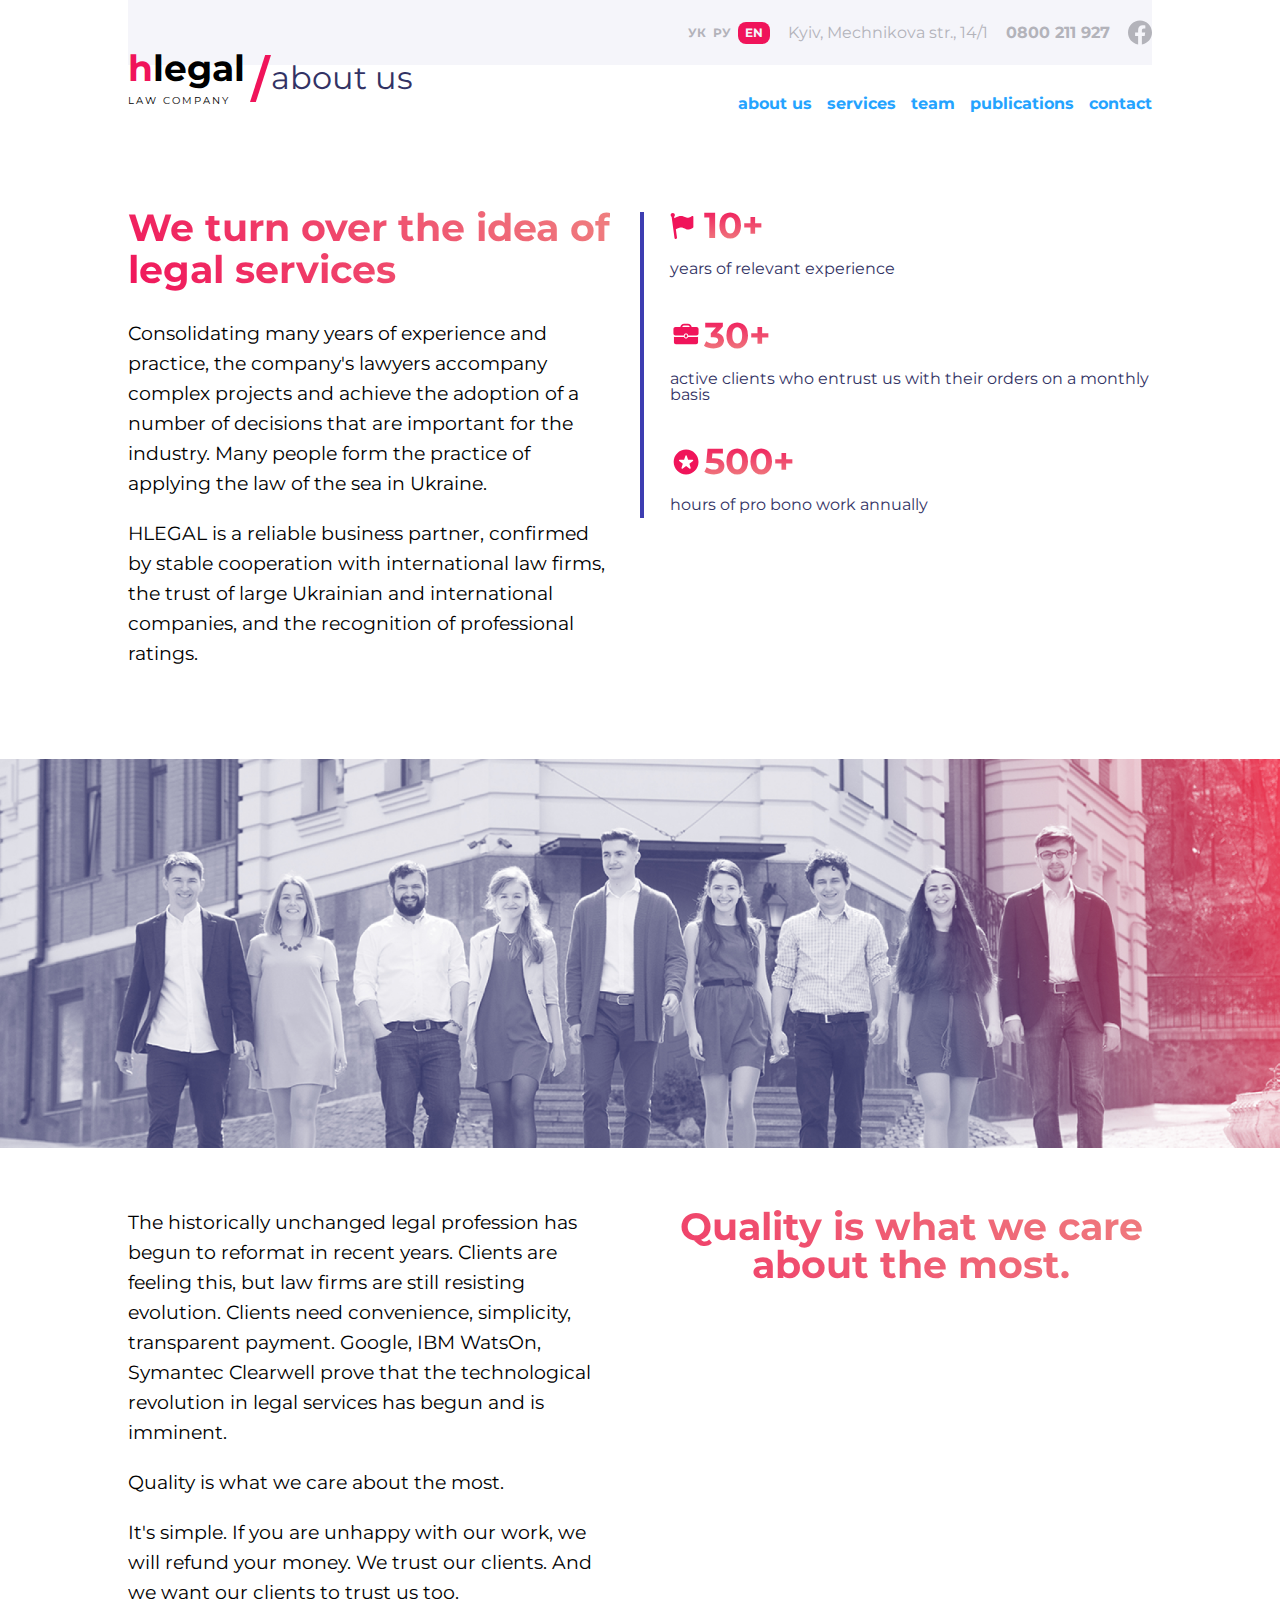
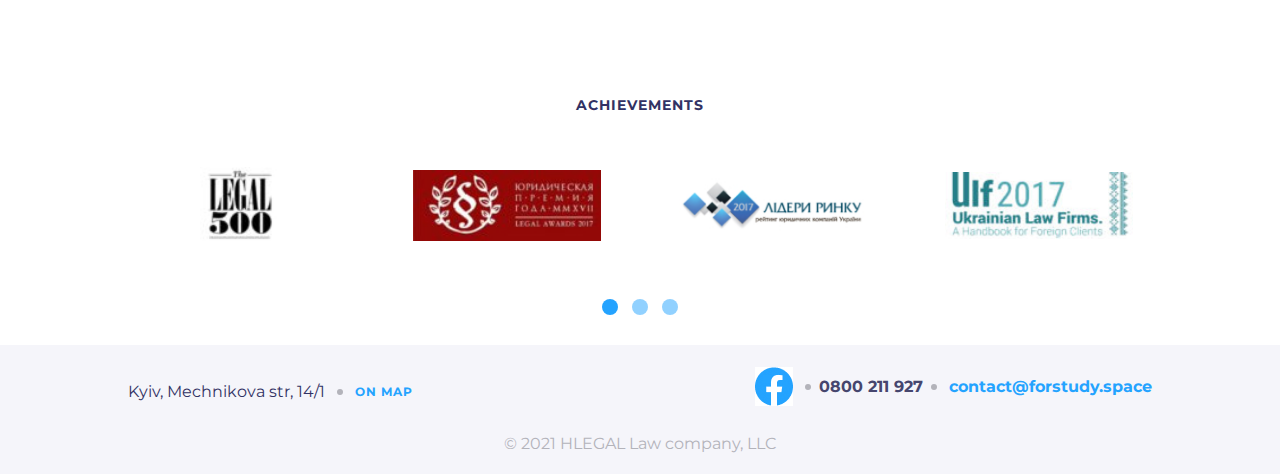
<file: index.html>
<!DOCTYPE html>
<html lang="en">
  <head>
    <meta charset="UTF-8" />
    <meta name="viewport" content="width=device-width, initial-scale=1.0" />
    <link rel="shortcut icon" href="favicon.ico" type="image/x-icon">
    <link href="https://fonts.googleapis.com/css?family=Montserrat:regular,700;" rel="stylesheet" />
    <link rel="stylesheet" href="./css/nullstyle.css" />
    <link rel="stylesheet" href="./css/main.css" />
    <title>About us</title>
  </head>
  <body>
   <div class="wrapper">
    <header class="header">
      <div class="container">
        <div class="nav">
          <div class="nav__row">
            <div class="nav__lang">
              <ul>
                <li>УК</li>
                <li>РУ</li>
                <li class="nav__lang-en">EN</li>
              </ul>
            </div>
            <div class="nav__adress">
              Kyiv, Mechnikova str., 14/1
            </div>
            <div class="nav__tel">
              <a href="#" type="tel" class="nav__number">0800 211 927</a>
            </div>
            <div class="nav__facebook">
              <img src="/img/Vector.svg" alt="facebook"> 
            </div>
          </div>
        </div>
      </div>
    </header>
    <main class="main">
      <section class="about">
        <div class="container">
          <div class="about__row">
            <div class="about__body">
              <div class="about__brand">
                <div class="about__title">hlegal</div>
                <div class="about__law">
                  law company
                </div>
              </div>
              <div class="about__about">
                <img src="/img/Slash.svg" alt="">
                about us
              </div>
            </div>
            <div class="about__menu">
              <ul>
                <li><a class="about__link-about" href="/index.html">about us</a></li>
                <li><a class="about__link-services" href="/pages/service.html">services</a></li>
                <li><a class="about__link-team" href="/pages/team.html">team</a></li>
                <li><a class="about__link-publications" href="/pages/publications.html">publications</a></li>
                <li><a class="about__link-contact" href="/pages/contact.html">contact</a></li>
              </ul>
            </div>
          </div>
        </div>
      </section>
      <section class="services">
        <div class="container">
          <div class="services__row">
            <div class="services__discription">
              <div class="services__title">We turn over the idea of legal services</div>
              <div class="services__text">
                <p>Consolidating many years of experience and practice, the company's lawyers accompany complex projects and achieve the adoption of a number of decisions that are important for the industry. Many people form the practice of applying the law of the sea in Ukraine.</p>
                <p>HLEGAL is a reliable business partner, confirmed by stable cooperation with international law firms, the trust of large Ukrainian and international companies, and the recognition of professional ratings.</p>
              </div>
            </div>
            <div class="services__expereance">
              <div class="services__years">
                <div class="services__years__amount amount">
                  10+
                </div>
                <div class="services__years__text text">years of relevant experience</div>
              </div>
              <div class="services__clients">
                <div class="services__clients__amount amount">30+</div>
                <div class="services__clients__text text">
                  active clients who entrust us with their orders on a monthly basis
                </div>
              </div>
              <div class="services__hours">
                <div class="services__hours__amount amount">
                  500+
                </div>
                <div class="services__hours__text text">
                  hours of pro bono work annually
                </div>
              </div>
            </div>
          </div>
        </div>
      </section>
      <section class="hero">
        <div class="hero__img">
          <img src="/img/Team.jpg" alt="">
        </div>
      </section>
      <section class="quality">
        <div class="container">
          <div class="quality__row">
            <div class="quality__text">
              <p>The historically unchanged legal profession has begun to reformat in recent years. Clients are feeling this, but law firms are still resisting evolution. Clients need convenience, simplicity, transparent payment. Google, IBM WatsOn, Symantec Clearwell prove that the technological revolution in legal services has begun and is imminent.</p>
              <p>Quality is what we care about the most.</p>
              <p>It's simple. If you are unhappy with our work, we will refund your money. We trust our clients. And we want our clients to trust us too.</p>
            </div>
            <div class="quality__title">Quality is what we care about the most.</div>
          </div>
        </div>
      </section>
      <section class="achievements">
        <div class="container">
          <div class="achievements__row">
            <div class="achievements__title">
              <h3>achievements</h3>
            </div>
            <div class="achievements__images">
               <div class="achievements__images__row">
                <div class="achievements__img one">
                  <img src="/img/Achievment-1.jpg" alt="">
                </div>
                <div class="achievements__img">
                  <img src="/img/Achievment-2.jpg" alt="">
                </div>
                <div class="achievements__img">
                  <img src="/img/Achievment-3.jpg" alt="">
                </div>
                <div class="achievements__img">
                  <img src="/img/Achievment-4.jpg" alt="">
                </div>
               </div>
            </div>
            <div class="achievements__list">
              <ul>
                <li></li>
                <li></li>
                <li></li>
                <li class="achievements__circle"></li>
                <li class="achievements__circle"></li>
                <li class="achievements__circle"></li>
              </ul>
            </div>
          </div>
        </div>
      </section>
    </main>
    <footer class="footer">
      <div class="container">
        <div class="footer__row">
          <div class="footer__body">
            <div class="footer__adress">
              <div class="footer__street">
                Kyiv, Mechnikova str, 14/1
              </div>
              <div class="footer__map">
                <a href="#">On map</a>
              </div>
            </div>
            <div class="footer__contacts">
              <div class="footer__img">
                <img src="/img/Vector.jpg" alt="">
              </div>
              <div class="footer__tel">
                <a href="#" type="tel">0800 211 927</a>
              </div>
              <div class="footer__email">
                <a href="#">contact@forstudy.space</a>
              </div>
            </div>
          </div>
          <div class="footer__text">
            © 2021 HLEGAL Law company, LLC 
          </div>
        </div>
      </div>
    </footer>
   </div> 
  </body>
</html>
</file>
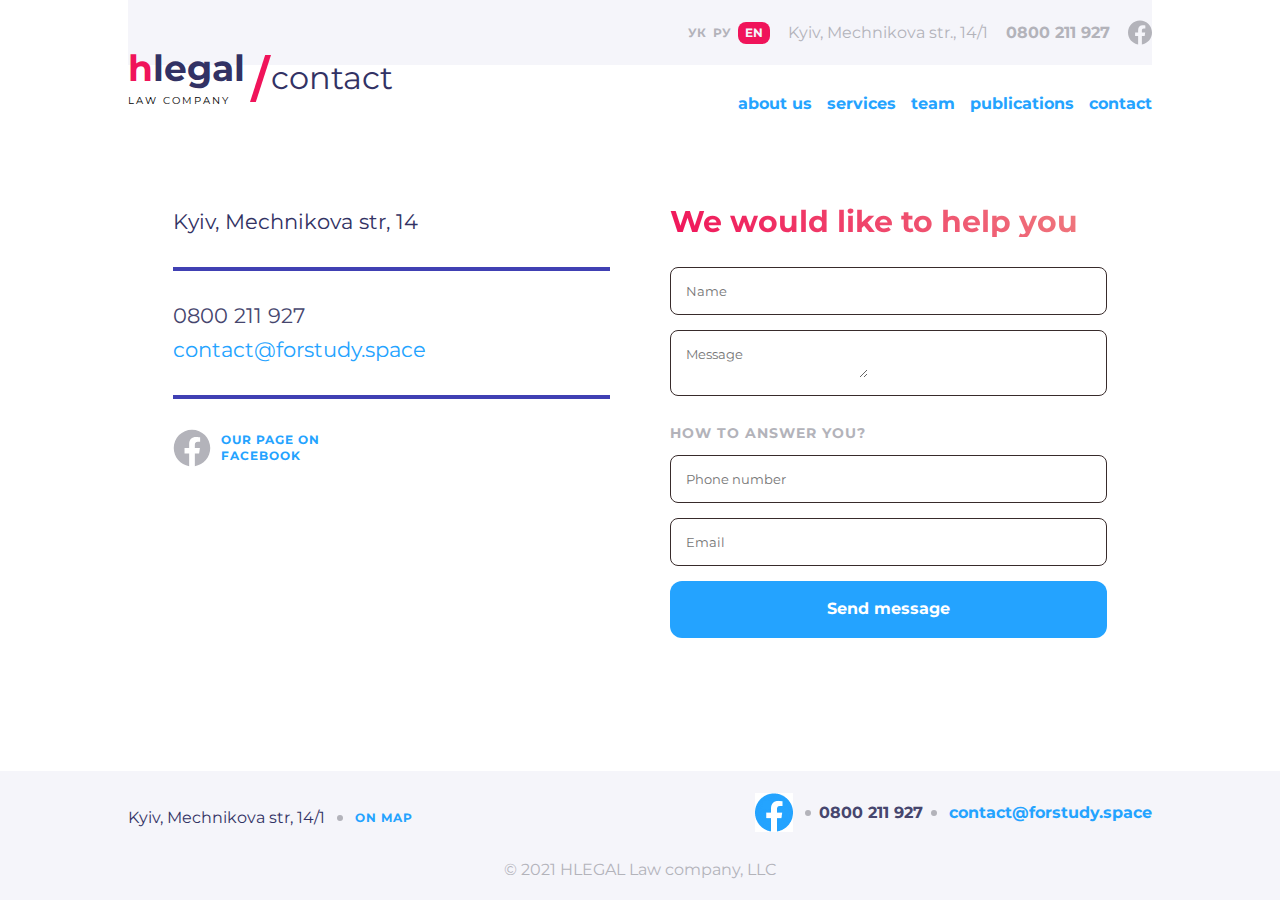
<file: pages/contact.html>
<!DOCTYPE html>
<html lang="en">
  <head>
    <meta charset="UTF-8" />
    <meta name="viewport" content="width=device-width, initial-scale=1.0" />
    <link href="https://fonts.googleapis.com/css?family=Montserrat:regular,700;" rel="stylesheet" />
    <link rel="stylesheet" href="../css/nullstyle.css" />
    <link rel="stylesheet" href="../css/main.css" />
    <title>Contact</title>
  </head>
  <body>
    <div class="wrapper">
      <header class="header">
        <div class="container">
          <div class="nav">
            <div class="nav__row">
              <div class="nav__lang">
                <ul>
                  <li>УК</li>
                  <li>РУ</li>
                  <li class="nav__lang-en">EN</li>
                </ul>
              </div>
              <div class="nav__adress">
                Kyiv, Mechnikova str., 14/1
              </div>
              <div class="nav__tel">
                <a href="#" type="tel" class="nav__number">0800 211 927</a>
              </div>
              <div class="nav__facebook">
                <img src="/img/Vector.svg" alt="facebook"> 
              </div>
            </div>
          </div>
        </div> 
      </header>
      <main class="main">
        <section class="about">
          <div class="container">
            <div class="about__row">
              <div class="about__body">
                <div class="about__brand">
                  <div class="about__title "><a style="color:#323264" href="/pages/entry.html">hlegal</a></div>
                  <div class="about__law">
                    law company
                  </div>
                </div>
                <div class="about__about">
                  <img src="/img/Slash.svg" alt="">
                  contact
                </div>
              </div>
              <div class="about__menu">
                <ul>
                  <li><a class="about__link-about" href="../index.html">about us</a></li>
                  <li><a class="about__link-services" href="/pages/service.html">services</a></li>
                  <li><a class="about__link-team" href="/pages/team.html">team</a></li>
                  <li><a class="about__link-publications" href="/pages/publications.html">publications</a></li>
                  <li><a class="about__link-contact" href="/pages/contact.html">contact</a></li>
                </ul>
              </div>
            </div>
          </div>
        </section>
        <section class="contact container">
            <div class="contact__row">
              <div class="contact__adress">
                Kyiv, Mechnikova str, 14
              </div>
              <div class="contact__tel">
                <a href="#">0800 211 927</a>
              </div>
              <div class="contact__email">
                <a href="#">contact@forstudy.space</a>
              </div>
              <div class="contact__facebook">
                <div class="contact__facebook-logo">
                  <img src="/img/Vector.svg" alt="">
                </div>
                <div class="contact__facebook-page">
                  Our page on facebook
                </div>
              </div>
            </div>
            <form action="#" method="get" class="contact__form">
              <div class="contact__message">
              <contact class="title">We would like to help you</contact>
              </div>
              <div class="contact__form-name">
                <input type="text" name="text" placeholder="Name">
              </div>
              <div class="contact__form-message">
                <textarea name="message" id="message" placeholder="Message"></textarea>
              </div>
              <div class="contact__register">
              <div class="contact__title-answer">
                How to answer you?
              </div>
            
            <div class="contact__phone">
              <input type="tel" name="tel" placeholder="Phone number">
            </div>
            <div class="contact__mail">
              <input type="email" name="email" placeholder="Email">
            </div>
            <button class="contact__cta" type="submit">Send message</button>
            </div>
            </form>
        </section>
      </main>
      <footer class="footer">
      <div class="container">
        <div class="footer__row">
          <div class="footer__body">
            <div class="footer__adress">
              <div class="footer__street">
                Kyiv, Mechnikova str, 14/1
              </div>
              <div class="footer__map">
                <a href="#">On map</a>
              </div>
            </div>
            <div class="footer__contacts">
              <div class="footer__img">
                <img src="/img/Vector.jpg" alt="">
              </div>
              <div class="footer__tel">
                <a href="#" type="tel">0800 211 927</a>
              </div>
              <div class="footer__email">
                <a href="#">contact@forstudy.space</a>
              </div>
            </div>
          </div>
          <div class="footer__text">
            © 2021 HLEGAL Law company, LLC 
          </div>
        </div>
      </div>
    </footer>
    </div>
  <body>
</html>
</file>
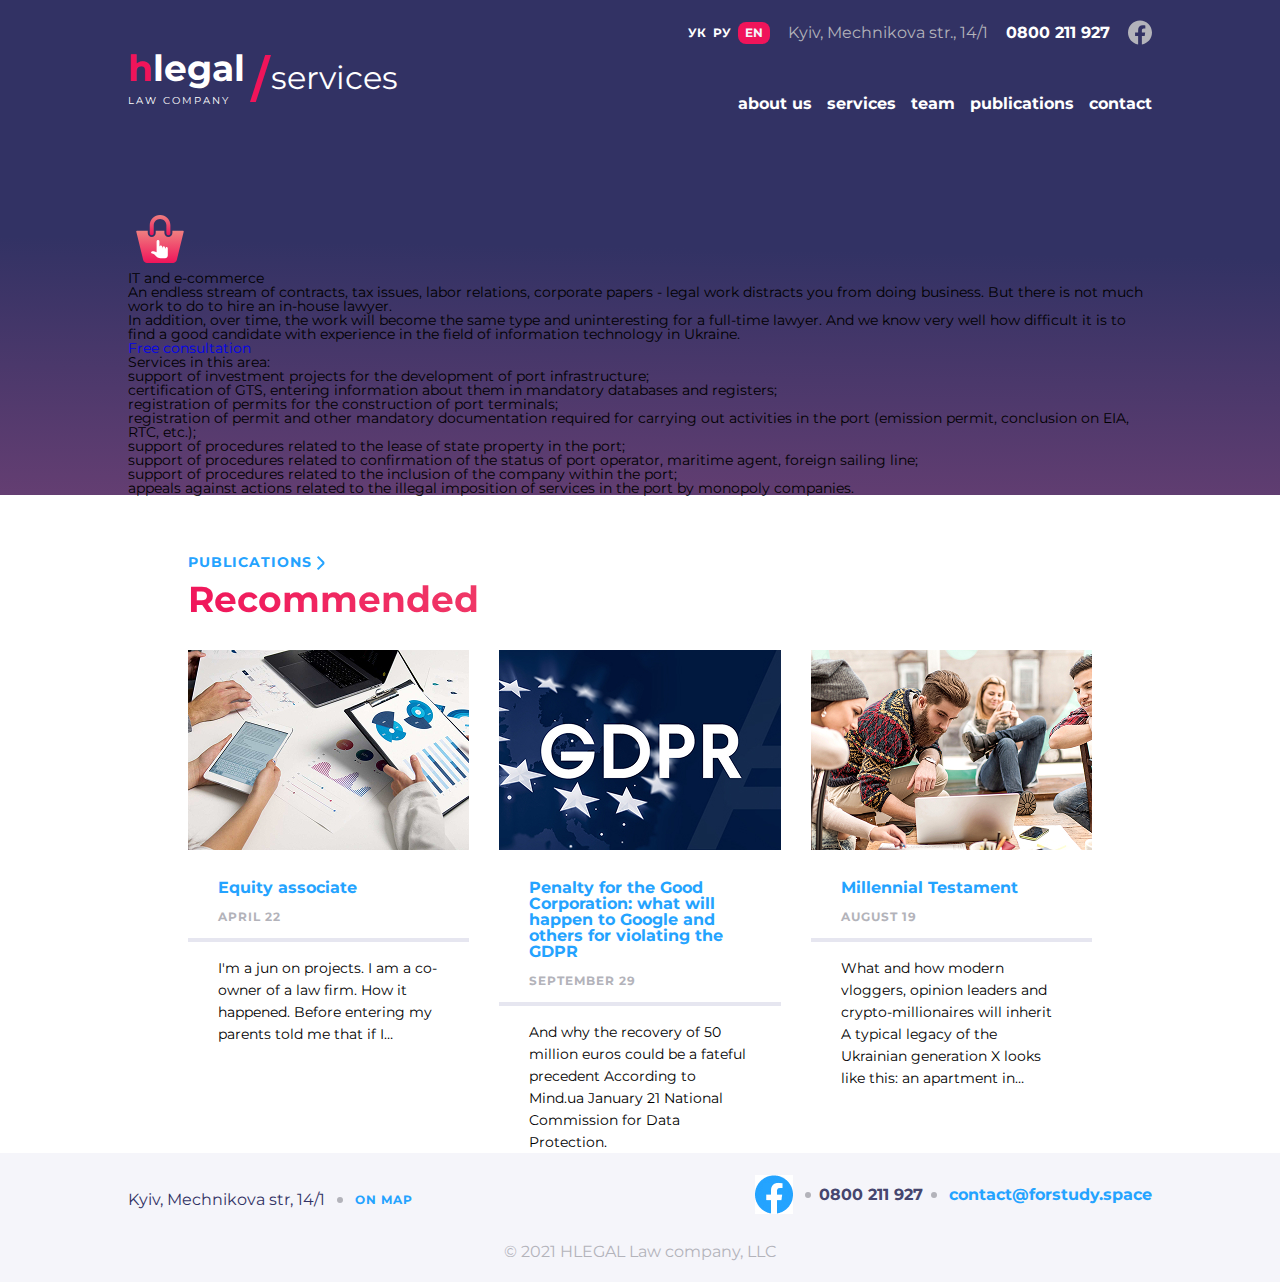
<file: pages/e-commerce.html>
<!DOCTYPE html>
<html lang="en">
  <head>
    <meta charset="UTF-8" />
    <meta name="viewport" content="width=device-width, initial-scale=1.0" />
    <link href="https://fonts.googleapis.com/css?family=Montserrat:regular,700;" rel="stylesheet" />
    <link rel="stylesheet" href="../css/nullstyle.css" />
    <link rel="stylesheet" href="../css/main.css" />
    <title>Team</title>
</head>
  <body>
    <div class="wrapper ">
      <div class="gradient">
      <header class="header">
        <div class="nav nav-styled">
          <div class="container">
            <div class="nav__row"  >
              <div class="nav__lang">
                <ul style="color: white;">
                  <li>УК</li>
                  <li>РУ</li>
                  <li class="nav__lang-en">EN</li>
                </ul>
              </div>
              <div class="nav__adress">
                Kyiv, Mechnikova str., 14/1
              </div>
              <div class="nav__tel" >
                <a style="color: white;" href="#" type="tel" class="nav__number">0800 211 927</a>
              </div>
              <div class="nav__facebook">
                <img src="/img/Vector.svg" alt="facebook"> 
              </div>
            </div>
          </div>
        </div>
      </header>
      <main class="main">
        <section class="about">
          <div class="container">
            <div class="about__row">
              <div class="about__body">
                <div class="about__brand">
                  <div class="about__title " ><a href="/pages/entry.html" style="color: white;">hlegal</a></div>
                  <div class="about__law" style="color: white;">
                    law company
                  </div>
                </div>
                <div style="color: white;" class="about__about">
                  <img src="/img/Slash.svg" alt="">
                  services
                </div>
              </div>
              <div class="about__menu">
                <ul >
                  <li><a  class="about__link-about link-hover " href="../index.html">about us</a></li>
                  <li><a class="about__link-services link-hover" href="/pages/service.html">services</a></li>
                  <li><a class="about__link-team link-hover" href="/pages/team.html">team</a></li>
                  <li><a class="about__link-publications link-hover" href="/pages/publications.html">publications</a></li>
                  <li><a class="about__link-contact link-hover" href="/pages/contact.html">contact</a></li>
                </ul>
              </div>
            </div>
          </div>
        </section>
        <section class="commerce">
          <div class="container">
            <div class="commerce__row">
              <div class="commerce__it it">
                <a href="#" class="it__logo">
                  <img src="/img/Ecommerce.svg" alt="">
                </a>
                <div class="it__title">
                  IT and e-commerce
                </div>
                <div class="it__text">
                  <p>An endless stream of contracts, tax issues, labor relations, corporate papers - legal work distracts you from doing business. But there is not much work to do to hire an in-house lawyer.
                  </p>
                  <p>In addition, over time, the work will become the same type and uninteresting for a full-time lawyer. And we know very well how difficult it is to find a good candidate with experience in the field of information technology in Ukraine.</p>
                </div>
                <div class="it__btn">
                  <a href="#" class="it__cta">Free consultation</a>
                </div>
                <div class="it__line"></div>
              </div>
              <div class="commerce__services-area services-area">
                <div class="services-area__title">Services in this area:</div>
                <div class="services-area__list">
                  <ul class="services-area__list-1part">
                    <li>support of investment projects for the development of port infrastructure;</li>
                    <li>certification of GTS, entering information about them in mandatory databases and registers;</li>
                    <li>registration of permits for the construction of port terminals;</li>
                    <li>registration of permit and other mandatory documentation required for carrying out activities in the port (emission permit, conclusion on EIA, RTC, etc.);</li>
                  </ul>
                  <ul class="services-area__list-2part">
                    <li>support of procedures related to the lease of state property in the port;</li>
                    <li>support of procedures related to confirmation of the status of port operator, maritime agent, foreign sailing line;</li>
                    <li>support of procedures related to the inclusion of the company within the port;</li>
                    <li>appeals against actions related to the illegal imposition of services in the port by monopoly companies.</li>
                  </ul>
                </div>
              </div>
            </div>
          </div>
        </section>
      </main>
      </div>
      
      <div class="shadow" style="margin-bottom: 60px;"></div>
      <section class="recommended container">
          <div class="recommended__title">
            <div class="recommended__publications">
              <a href="/pages/publications.html" style="color: #24A3FF;">
                publications
              </a>
            </div>
          </div>
          <div class="recommended__recommended">
            recommended
          </div>
          <div class="recommended__row" >
            <div class="recommended__card publications__card">
              <div class="recommended__image publications__image">
                <img src="/img/Cover.jpg" alt="">
              </div>
              <div class="recommended__title publications__title">
                Equity associate
              </div>
              <div class="recommended__date publications__date">
                April 22
              </div>
              <div class="recommended__line publications__line"></div>
              <div class="recommended__text publications__text">I'm a jun on projects. I am a co-owner of a law firm. How it happened. Before entering my parents told me that if I…</div>
            </div>
          
            <div class="recommended__card publications__card ">
              <div class="recommended__image publications__image ">
                <a href="/pages/gdrp.html">
                  <img src="/img/Cover1.jpg" alt="">
                </a>
              </div>
              <div class="recommended__title publications__title">
                Penalty for the Good Corporation: what will happen to Google and others for violating the GDPR
              </div>
              <div class="recommended__date publications__date">
                September 29
              </div>
              <div class="recommended__line publications__line"></div>
              <div class="recommended__text publications__text">And why the recovery of 50 million euros could be a fateful precedent According to Mind.ua January 21 National Commission for Data Protection.</div>
            </div>
            <div class="recommended__card publications__card recommended__card-big">
              <div class="recommended__image publications__image recommended__image-big">
                <img src="/img/Cover2.jpg" alt="">
              </div>
              <div class="recommended__title publications__title">
                Millennial Testament
              </div>
              <div class="recommended__date publications__date">
                August 19
              </div>
              <div class="recommended__line publications__line"></div>
              <div class="recommended__text publications__text">What and how modern vloggers, opinion leaders and crypto-millionaires will inherit A typical legacy of the Ukrainian generation X looks like this: an apartment in…</div>
            </div>
          </div>
        </section>
      <footer class="footer">
        <div class="container">
          <div class="footer__row">
            <div class="footer__body">
              <div class="footer__adress">
                <div class="footer__street">
                  Kyiv, Mechnikova str, 14/1
                </div>
                <div class="footer__map">
                  <a href="#">On map</a>
                </div>
              </div>
              <div class="footer__contacts">
                <div class="footer__img">
                  <img src="/img/Vector.jpg" alt="">
                </div>
                <div class="footer__tel">
                  <a href="#" type="tel">0800 211 927</a>
                </div>
                <div class="footer__email">
                  <a href="#">contact@forstudy.space</a>
                </div>
              </div>
            </div>
            <div class="footer__text">
              © 2021 HLEGAL Law company, LLC 
            </div>
          </div>
        </div>
      </footer>
    </div> 
  </body>
</html>
</file>
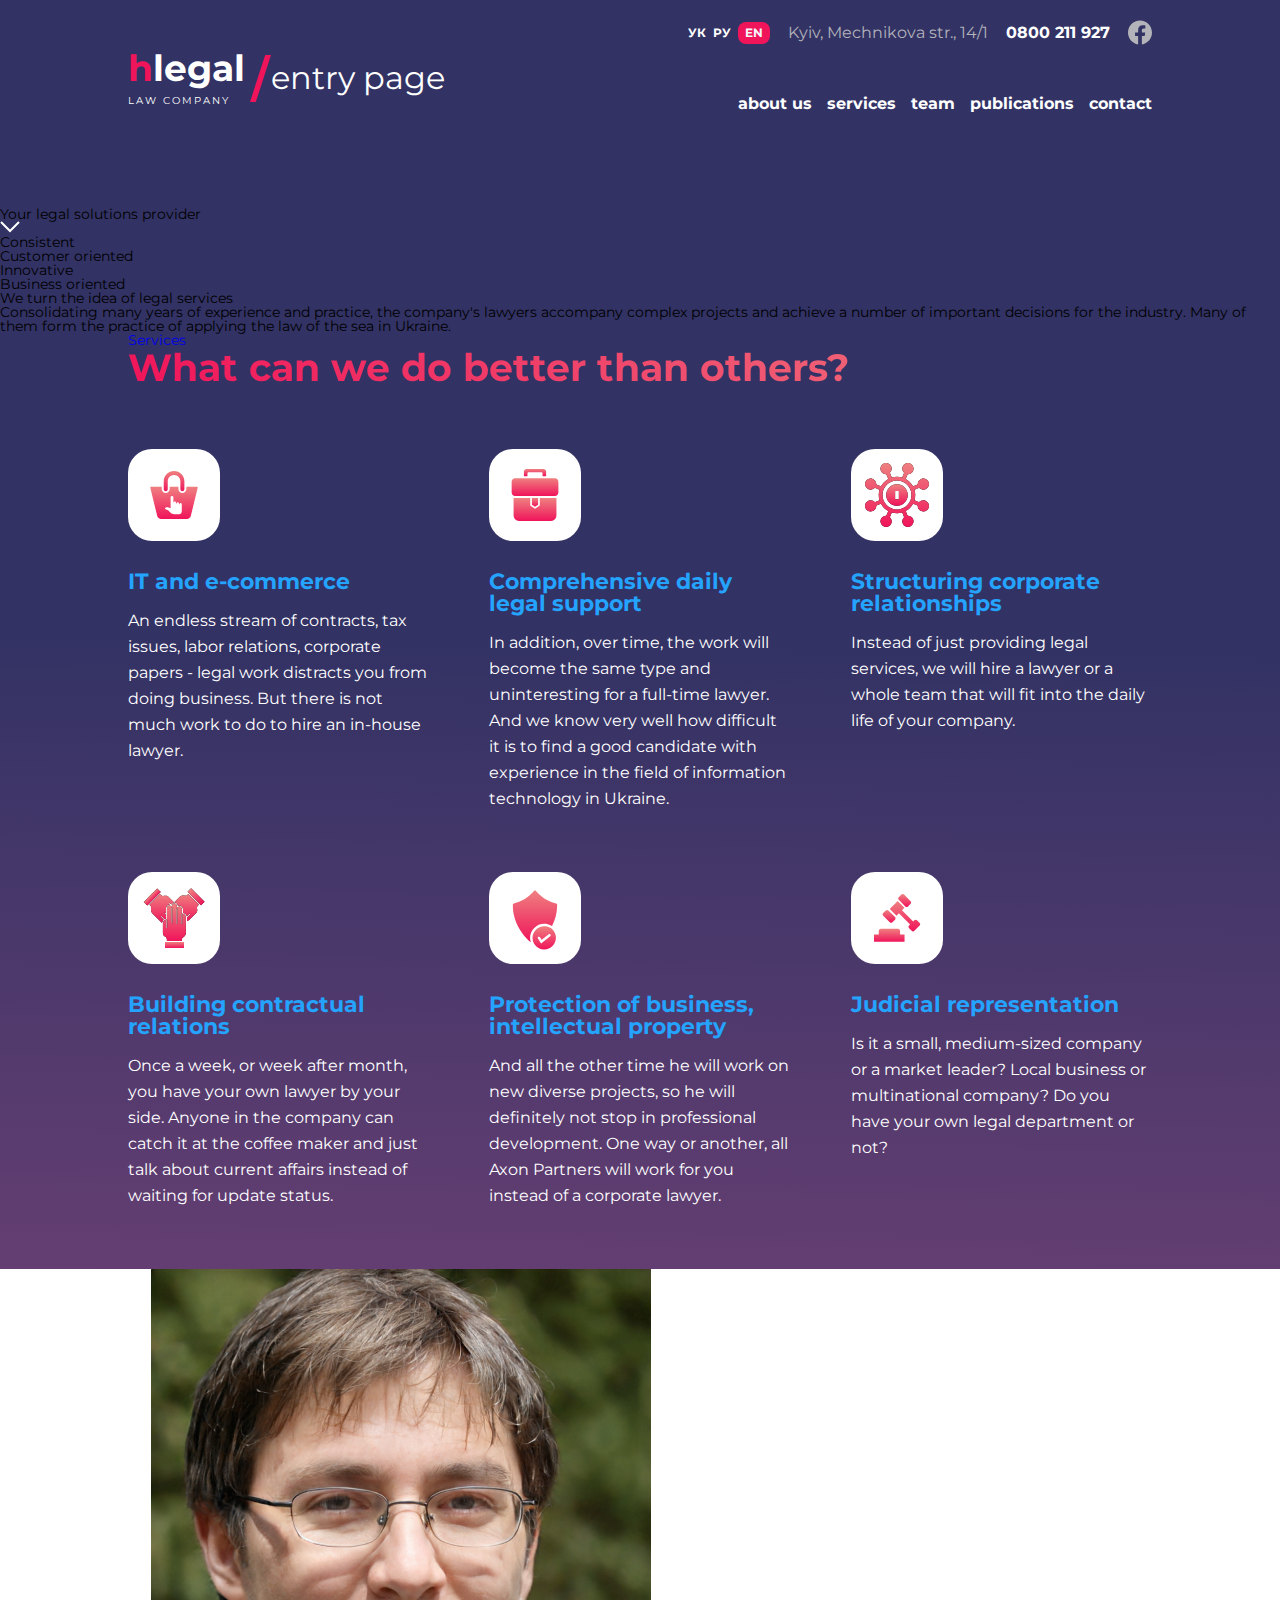
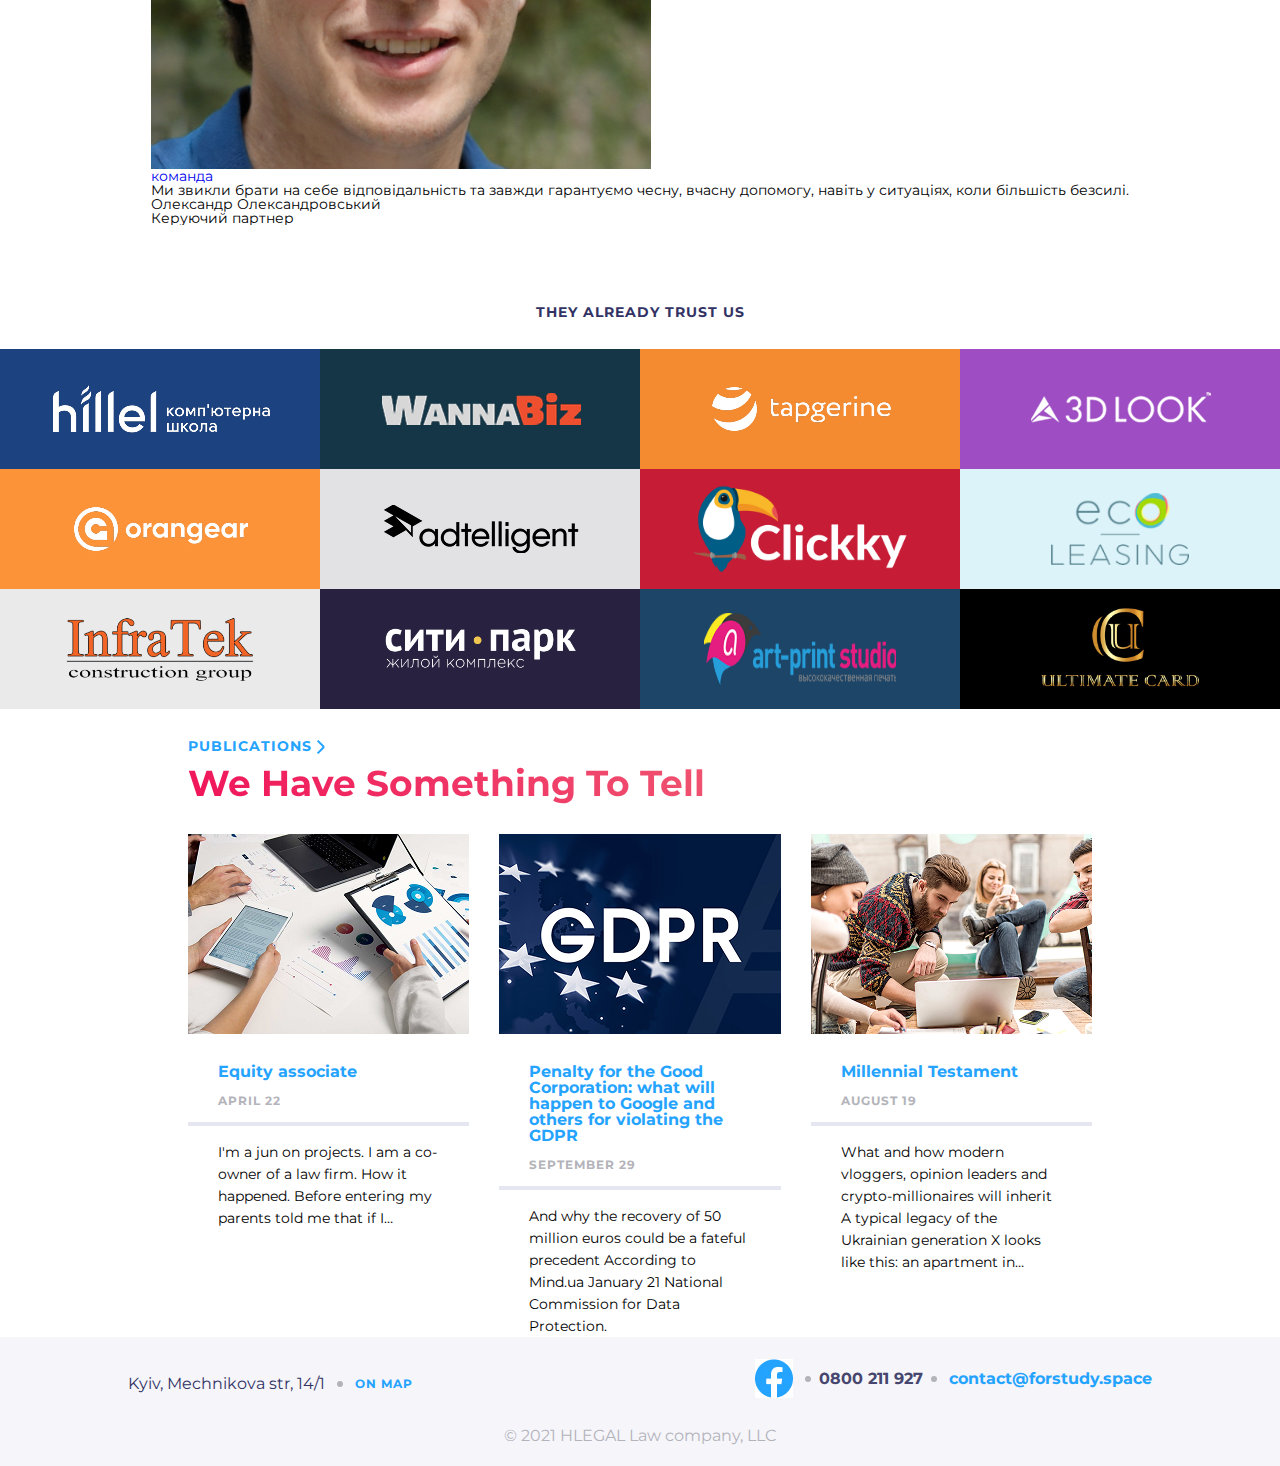
<file: pages/entry.html>
<!DOCTYPE html>
<html lang="en">
  <head>
    <meta charset="UTF-8" />
    <meta name="viewport" content="width=device-width, initial-scale=1.0" />
    <link href="https://fonts.googleapis.com/css?family=Montserrat:regular,700;" rel="stylesheet" />
    <link rel="stylesheet" href="../css/nullstyle.css" />
    <link rel="stylesheet" href="../css/main.css" />
    <title>Team</title>
</head>
  <body>
    <div class="wrapper ">
      <div class="gradient">
      <header class="header">
        <div class="nav nav-styled">
          <div class="container">
            <div class="nav__row"  >
              <div class="nav__lang">
                <ul style="color: white;">
                  <li>УК</li>
                  <li>РУ</li>
                  <li class="nav__lang-en">EN</li>
                </ul>
              </div>
              <div class="nav__adress">
                Kyiv, Mechnikova str., 14/1
              </div>
              <div class="nav__tel" >
                <a style="color: white;" href="#" type="tel" class="nav__number">0800 211 927</a>
              </div>
              <div class="nav__facebook">
                <img src="/img/Vector.svg" alt="facebook"> 
              </div>
            </div>
          </div>
        </div>
      </header>
      <main class="main">
        <section class="about">
          <div class="container">
            <div class="about__row">
              <div class="about__body">
                <div class="about__brand">
                  <div class="about__title " ><a href="/pages/entry.html" style="color: white;">hlegal</a></div>
                  <div class="about__law" style="color: white;">
                    law company
                  </div>
                </div>
                <div style="color: white;" class="about__about">
                  <img src="/img/Slash.svg" alt="">
                  entry page
                </div>
              </div>
              <div class="about__menu">
                <ul >
                  <li><a  class="about__link-about link-hover " href="../index.html">about us</a></li>
                  <li><a class="about__link-services link-hover" href="/pages/service.html">services</a></li>
                  <li><a class="about__link-team link-hover" href="/pages/team.html">team</a></li>
                  <li><a class="about__link-publications link-hover" href="/pages/publications.html">publications</a></li>
                  <li><a class="about__link-contact link-hover" href="/pages/contact.html">contact</a></li>
                </ul>
              </div>
            </div>
          </div>
        </section>
        <section class="solution">
          <div class="solution__body">
            <!-- <div class="solution__img">
              <img src="/img/Symbol.png" alt="">
            </div> -->
            <div class="solution__title">
                Your legal solutions provider
            </div>
            <div class="solution__arrow">
              <img src="/img/arrow1000.svg" alt="">
            </div>
          </div>
          <div class="solution__row">
            <div class="solution__menu">
              <ul>
                <li class="solution__item solution__item-gradiented">Consistent</li>
                <li class="solution__item">Customer oriented</li>
                <li class="solution__item">Innovative</li>
                <li class="solution__item">Business oriented</li>
              </ul>
            </div>
            <div class="solution__line"></div>
            <div class="solution__info">
              <div class="solution__subtitle">We turn the idea of legal services</div>
              <div class="solution__text">Consolidating many years of experience and practice, the company's lawyers accompany complex projects and achieve a number of important decisions for the industry. Many of them form the practice of applying the law of the sea in Ukraine.</div>
            </div>
          </div>
        </section>
        <section class="service" >
            <div class="container">
              <div class="service__label">
                <a href="/pages/service.html">Services</a>
              </div>
              <div class="service__title">What can we do better than others?</div>
              <div class="service__row">
                <div class="service__card">
                  <div class="service__image">
                    <a href="/pages/e-commerce.html">
                      <img src="/img/Ecommerce.svg" alt="">
                    </a>
                  </div>
                  <div class="service__subtitle">
                    IT and e-commerce
                  </div>
                  <div class="service__text">
                    An endless stream of contracts, tax issues, labor relations, corporate papers - legal work distracts you from doing business. But there is not much work to do to hire an in-house lawyer.
                  </div>
                </div>
                <div class="service__card">
                  <div class="service__image">
                    <img src="/img/Support.svg" alt="">
                  </div>
                  <div class="service__subtitle">
                    Comprehensive daily legal support
                  </div>
                  <div class="service__text">
                    In addition, over time, the work will become the same type and uninteresting for a full-time lawyer. And we know very well how difficult it is to find a good candidate with experience in the field of information technology in Ukraine.
                  </div>
                </div>
                <div class="service__card">
                  <div class="service__image">
                    <img src="/img/Coprorate.svg" alt="">
                  </div>
                  <div class="service__subtitle">
                    Structuring corporate relationships
                  </div>
                  <div class="service__text">
                    Instead of just providing legal services, we will hire a lawyer or a whole team that will fit into the daily life of your company.
                  </div>
                </div>
                <div class="service__card">
                  <div class="service__image">
                    <img src="/img/Trust.svg" alt="">
                  </div>
                  <div class="service__subtitle">
                    Building contractual relations
                  </div>
                  <div class="service__text">
                    Once a week, or week after month, you have your own lawyer by your side. Anyone in the company can catch it at the coffee maker and just talk about current affairs instead of waiting for update status.
                  </div>
                </div>
                <div class="service__card">
                  <div class="service__image">
                    <img src="/img/Protection.svg" alt="">
                  </div>
                  <div class="service__subtitle">
                    Protection of business, intellectual property
                  </div>
                  <div class="service__text">
                    And all the other time he will work on new diverse projects, so he will definitely not stop in professional development. One way or another, all Axon Partners will work for you instead of a corporate lawyer.
                  </div>
                </div>
                <div class="service__card">
                  <div class="service__image">
                    <img src="/img/Court.svg" alt="">
                  </div>
                  <div class="service__subtitle">
                    Judicial representation
                  </div>
                  <div class="service__text">
                    Is it a small, medium-sized company or a market leader? Local business or multinational company? Do you have your own legal department or not?
                  </div>
                </div>
              </div>
            </div>
        </section>
      </main>
      </div>
      
      <div class="shadow"></div>
      <section class="responsive container">
         <div class="responsive__row">
          <div class="responsive__image">
            <a href="/pages/team.html">
              <img src="/img/Team-1.jpg" alt="person">
            </a>
          </div>
          <div class="responsive__info">
            <div class="responsive__team">
              <a href="/pages/team.html">
                команда
              </a>
            </div>
            <div class="responsive__text">
              Ми звикли брати на себе відповідальність та завжди гарантуємо чесну, вчасну допомогу, навіть у ситуаціях, коли більшість безсилі.
            </div>
            <div class="responsive__who">
              Олександр Олександровський
            </div>
            <div class="responsive__position">
              Керуючий партнер
            </div>
          </div>
         </div>
         <div class="slider">
          <ul>
            <li></li>
            <li></li>
            <li></li>
          </ul>
         </div>
      </section>
      <section class="trust" >
         <div class="trust__title">
          They already trust us
         </div>
         <div class="trust__companies">
          <div class="trust__company">
            <img src="/img/Item.jpg" alt="">
          </div>
          <div class="trust__company">
            <img src="/img/Row.jpg" alt="">
          </div>
          <div class="trust__company">
            <img src="/img/tap.jpg" alt="">
          </div>
          <div class="trust__company">
            <img src="/img/3d.jpg" alt="">
          </div>
          <div class="trust__company">
            <img src="/img/orange.jpg" alt="">
          </div>
          <div class="trust__company">
            <img src="/img/ad.jpg" alt="">
          </div>
          <div class="trust__company-clickky">
            <img src="/img/clickky.png" alt="">
          </div>
          <div class="trust__company-leasing">
            <img src="/img/eco-leasing.png" alt="">
          </div>
          <div class="trust__company-ingratek">
            <img src="/img/ingratek.png" alt="">
          </div>
          <div class="trust__company-city-par">
            <img src="/img/city-par.png" alt="">
          </div>
          <div class="trust__company-artprint">
            <img src="/img/artprint.png" alt="">
          </div>
          <div class="trust__company-ultimatecard">
            <img src="/img/ultimatecard.png" alt="">
          </div>
         </div>
      </section>
      <section class="recommended container" style="padding-top:30px ;">
          <div class="recommended__title">
            <div class="recommended__publications">
              <a href="/pages/publications.html" style="color: #24A3FF;">
                publications
              </a>
            </div>
          </div>
          <div class="recommended__recommended">
            We have something to tell
          </div>
          <div class="recommended__row" >
            <div class="recommended__card publications__card">
              <div class="recommended__image publications__image">
                <img src="/img/Cover.jpg" alt="">
              </div>
              <div class="recommended__title publications__title">
                Equity associate
              </div>
              <div class="recommended__date publications__date">
                April 22
              </div>
              <div class="recommended__line publications__line"></div>
              <div class="recommended__text publications__text">I'm a jun on projects. I am a co-owner of a law firm. How it happened. Before entering my parents told me that if I…</div>
            </div>
          
            <div class="recommended__card publications__card ">
              <div class="recommended__image publications__image ">
                <a href="/pages/gdrp.html">
                  <img src="/img/Cover1.jpg" alt="">
                </a>
              </div>
              <div class="recommended__title publications__title">
                Penalty for the Good Corporation: what will happen to Google and others for violating the GDPR
              </div>
              <div class="recommended__date publications__date">
                September 29
              </div>
              <div class="recommended__line publications__line"></div>
              <div class="recommended__text publications__text">And why the recovery of 50 million euros could be a fateful precedent According to Mind.ua January 21 National Commission for Data Protection.</div>
            </div>
            <div class="recommended__card publications__card recommended__card-big">
              <div class="recommended__image publications__image recommended__image-big">
                <img src="/img/Cover2.jpg" alt="">
              </div>
              <div class="recommended__title publications__title">
                Millennial Testament
              </div>
              <div class="recommended__date publications__date">
                August 19
              </div>
              <div class="recommended__line publications__line"></div>
              <div class="recommended__text publications__text">What and how modern vloggers, opinion leaders and crypto-millionaires will inherit A typical legacy of the Ukrainian generation X looks like this: an apartment in…</div>
            </div>
          </div>
        </section>
      <footer class="footer">
        <div class="container">
          <div class="footer__row">
            <div class="footer__body">
              <div class="footer__adress">
                <div class="footer__street">
                  Kyiv, Mechnikova str, 14/1
                </div>
                <div class="footer__map">
                  <a href="#">On map</a>
                </div>
              </div>
              <div class="footer__contacts">
                <div class="footer__img">
                  <img src="/img/Vector.jpg" alt="">
                </div>
                <div class="footer__tel">
                  <a href="#" type="tel">0800 211 927</a>
                </div>
                <div class="footer__email">
                  <a href="#">contact@forstudy.space</a>
                </div>
              </div>
            </div>
            <div class="footer__text">
              © 2021 HLEGAL Law company, LLC 
            </div>
          </div>
        </div>
      </footer>
    </div> 
  </body>
</html>
</file>
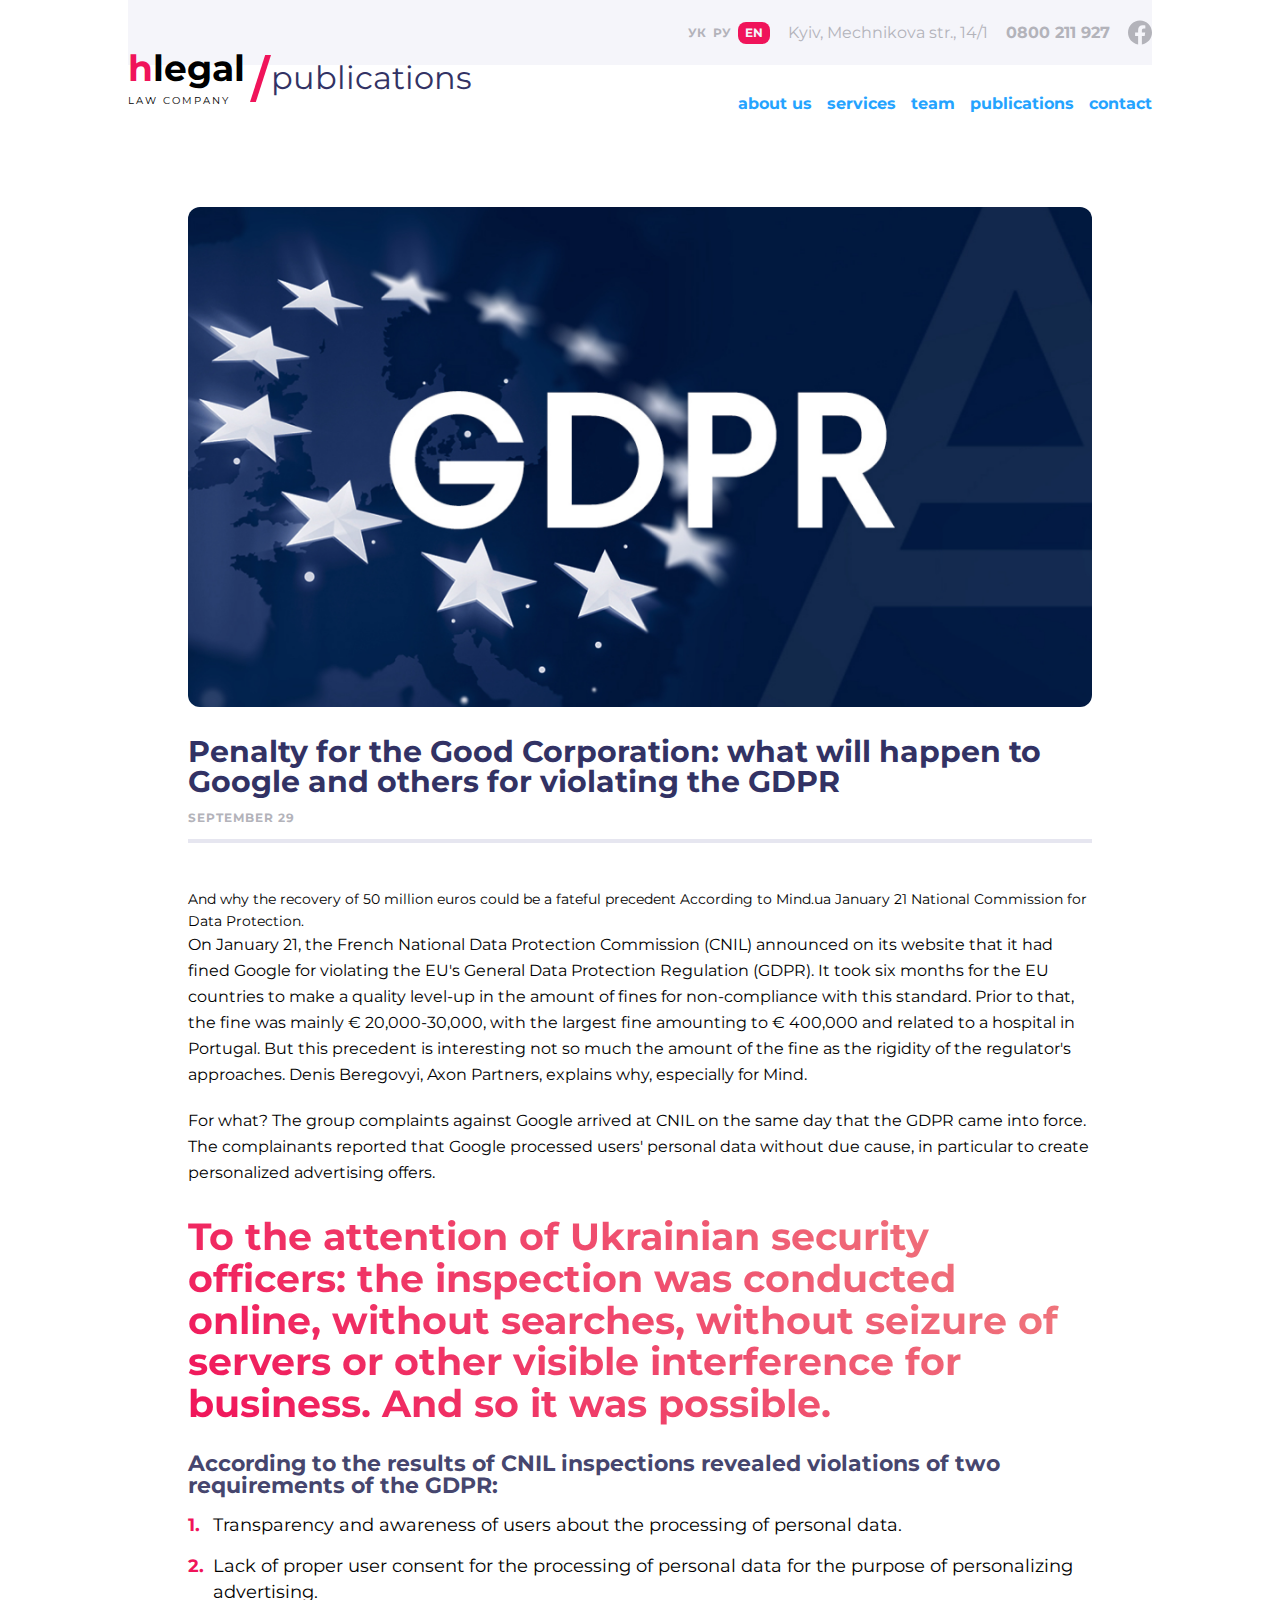
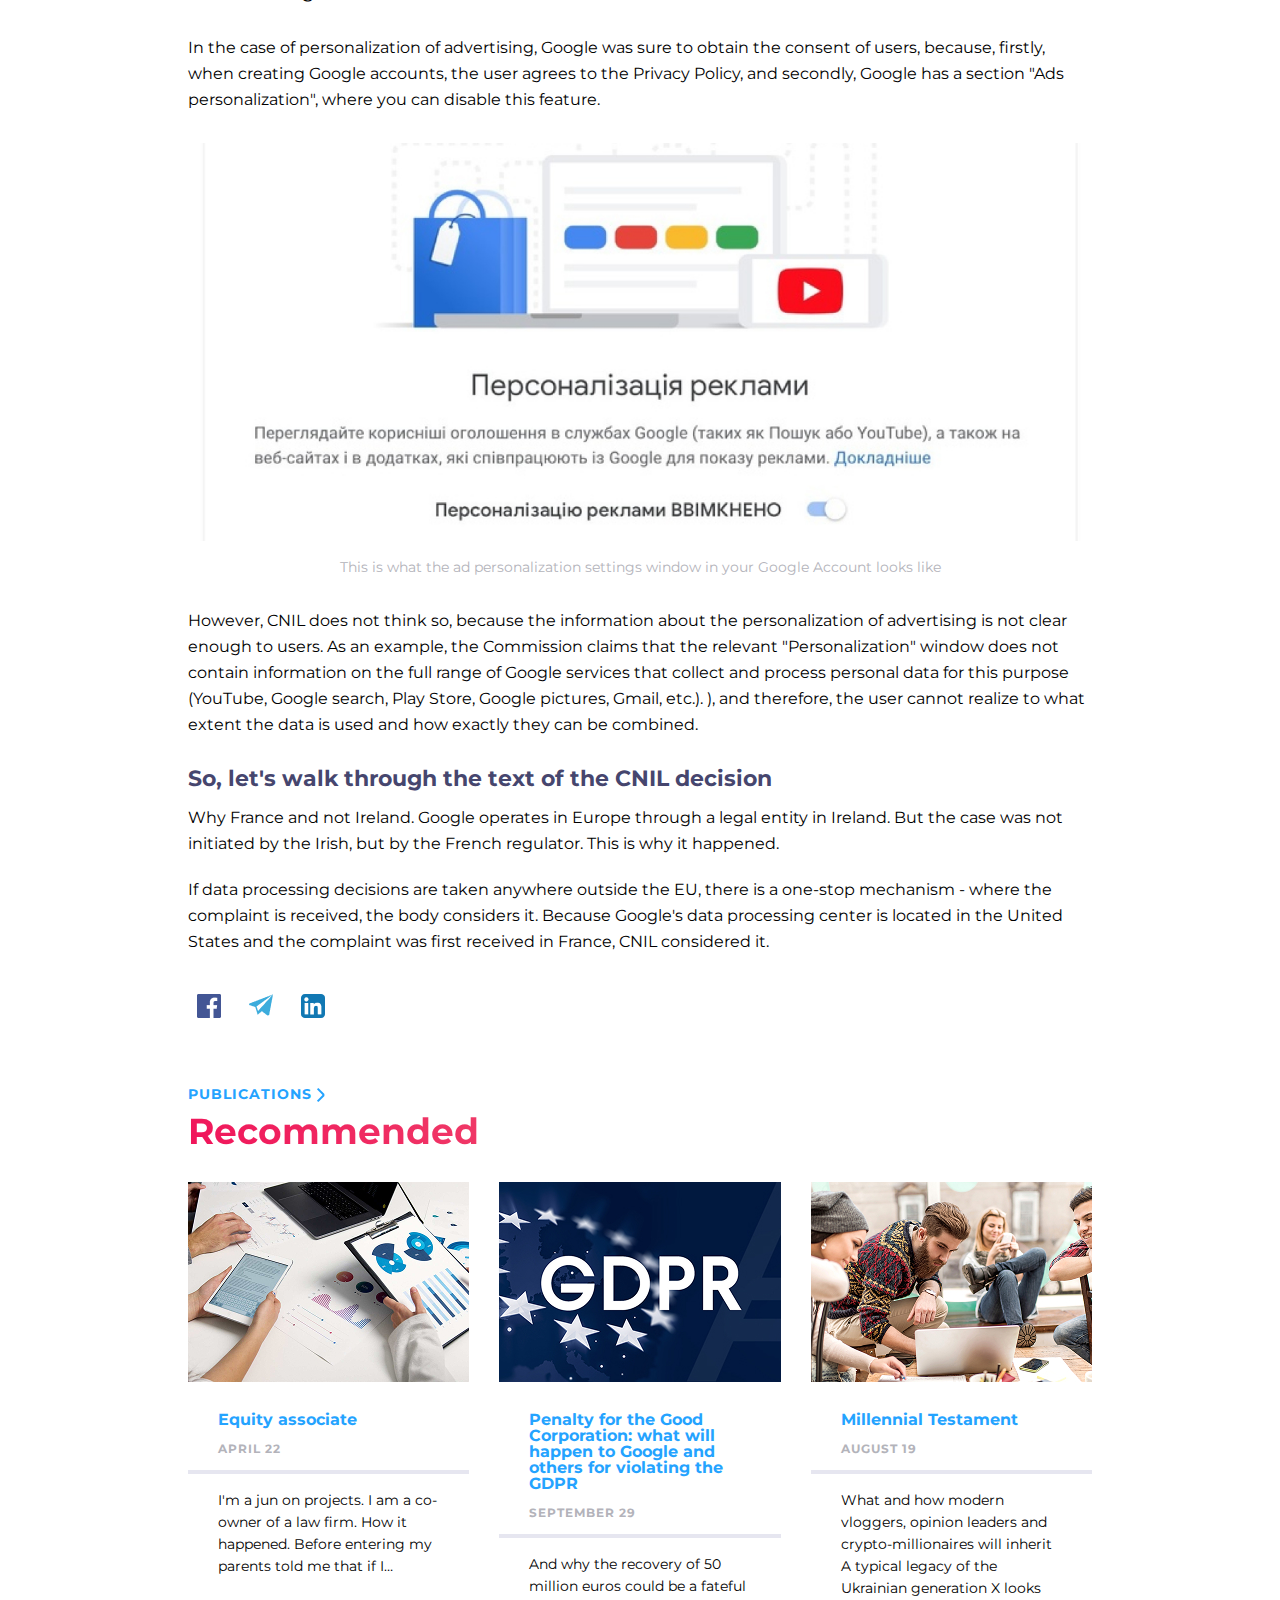
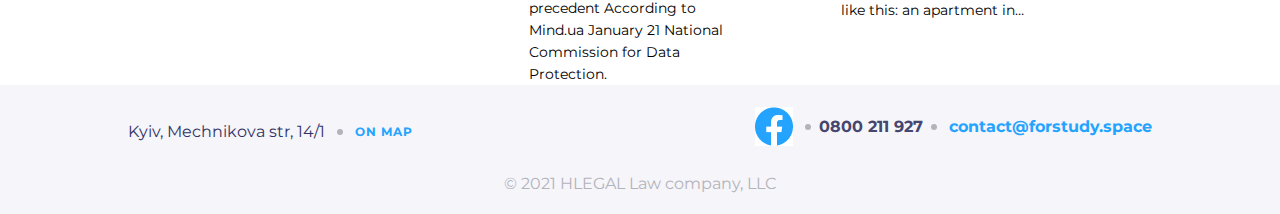
<file: pages/gdrp.html>
<!DOCTYPE html>
<html lang="en">
  <head>
    <meta charset="UTF-8" />
    <meta name="viewport" content="width=device-width, initial-scale=1.0" />
    <link href="https://fonts.googleapis.com/css?family=Montserrat:regular,700;" rel="stylesheet" />
    <link rel="stylesheet" href="../css/nullstyle.css" />
    <link rel="stylesheet" href="../css/main.css" />
    <title>Publications</title>
  </head>
  <body>
    <div class="wrapper">
      <header class="header">
        <div class="container">
          <div class="nav">
            <div class="nav__row">
              <div class="nav__lang">
                <ul>
                  <li>УК</li>
                  <li>РУ</li>
                  <li class="nav__lang-en">EN</li>
                </ul>
              </div>
              <div class="nav__adress">
                Kyiv, Mechnikova str., 14/1
              </div>
              <div class="nav__tel">
                <a href="#" type="tel" class="nav__number">0800 211 927</a>
              </div>
              <div class="nav__facebook">
                <img src="/img/Vector.svg" alt="facebook"> 
              </div>
            </div>
          </div>
        </div>
      </header>
      <main class="main">
        <section class="about">
          <div class="container">
            <div class="about__row">
              <div class="about__body">
                <div class="about__brand">
                  <div class="about__title">hlegal</div>
                  <div class="about__law">
                    law company
                  </div>
                </div>
                <div class="about__about">
                  <img src="/img/Slash.svg" alt="">
                  publications
                </div>
              </div>
              <div class="about__menu">
                <ul>
                  <li><a class="about__link-about" href="../index.html">about us</a></li>
                  <li><a class="about__link-services" href="/pages/service.html">services</a></li>
                  <li><a class="about__link-team" href="/pages/team.html">team</a></li>
                  <li><a class="about__link-publications" href="/pages/publications.html">publications</a></li>
                  <li><a class="about__link-contact" href="/pages/contact.html">contact</a></li>
                </ul>
              </div>
            </div>
          </div>
        </section>
        <section class="gdrp container">
          <div class="gdrp__row">
            <div class="gdrp__card publications__card">
              <div class="gdrp__image publications__image ">
                <a href="/pages/gdrp.html">
                  <img src="/img/GPR.jpg" alt="">
                </a>
              </div>
              <div class="gdrp__title publications__title" style="color: #323264;">
                Penalty for the Good Corporation: what will happen to Google and others for violating the GDPR
              </div>
              <div class="gdrp__date publications__date">
                September 29
              </div>
              <div class="gdrp__line publications__line"></div>
              <div class="gdrp__text publications__text">And why the recovery of 50 million euros could be a fateful precedent According to Mind.ua January 21 National Commission for Data Protection.</div>
            </div>
            <div class="gdrp__description">
              <p>On January 21, the French National Data Protection Commission (CNIL) announced on its website that it had fined Google for violating the EU's General Data Protection Regulation (GDPR). It took six months for the EU countries to make a quality level-up in the amount of fines for non-compliance with this standard. Prior to that, the fine was mainly € 20,000-30,000, with the largest fine amounting to € 400,000 and related to a hospital in Portugal. But this precedent is interesting not so much the amount of the fine as the rigidity of the regulator's approaches. Denis Beregovyi, Axon Partners, explains why, especially for Mind.</p>
              <p>For what? The group complaints against Google arrived at CNIL on the same day that the GDPR came into force. The complainants reported that Google processed users' personal data without due cause, in particular to create personalized advertising offers.</p>
            </div>
            <div class="gdrp__subtitle">
              <h3>To the attention of Ukrainian security officers: the inspection was conducted online, without searches, without seizure of servers or other visible interference for business. And so it was possible.</h3>
            </div>
            <div class="gdrp__info">
              <div class="gdrp__label">
                <h4>According to the results of CNIL inspections revealed violations of two requirements of the GDPR:</h4>
              </div>
              <ul>
                <li>Transparency and awareness of users about the processing of personal data.</li>
                <li>Lack of proper user consent for the processing of personal data for the purpose of personalizing advertising.</li>
              </ul>
              <p style="margin-bottom: 30px;">In the case of personalization of advertising, Google was sure to obtain the consent of users, because, firstly, when creating Google accounts, the user agrees to the Privacy Policy, and secondly, Google has a section "Ads personalization", where you can disable this feature.</p>
              <div class="gdrp__add">
                <a href="#">
                  <img src="/img/Illustration.jpg" alt="">
                </a>
              </div>
              <div class="gdrp__sub-text">
                <p>This is what the ad personalization settings window in your Google Account looks like</p>
              </div>
              <div class="gdrp__however">
                <p>However, CNIL does not think so, because the information about the personalization of advertising is not clear enough to users. As an example, the Commission claims that the relevant "Personalization" window does not contain information on the full range of Google services that collect and process personal data for this purpose (YouTube, Google search, Play Store, Google pictures, Gmail, etc.). ), and therefore, the user cannot realize to what extent the data is used and how exactly they can be combined.</p>
              </div>
              <div class="gdrp__label">
                <h4>
                  So, let's walk through the text of the CNIL decision
                </h4>
              </div>
              <div class="gdrp__why">
                <p>Why France and not Ireland. Google operates in Europe through a legal entity in Ireland. But the case was not initiated by the Irish, but by the French regulator. This is why it happened.</p>
                <p>If data processing decisions are taken anywhere outside the EU, there is a one-stop mechanism - where the complaint is received, the body considers it. Because Google's data processing center is located in the United States and the complaint was first received in France, CNIL considered it.</p>
              </div>
            </div>
            <div class="gdrp__social">
              <a href="#">
                <img src="/img/facebook3.png" alt="">
              </a>
              <a href="#">
                <img src="/img/tg.png" alt="">
              </a>
              <a href="#">
                <img src="/img/Linked.png" alt="">
              </a>
            </div>
          </div>
        </section>
        <section class="recommended container">
          <div class="recommended__title">
            <div class="recommended__publications">
              publications
            </div>
          </div>
          <div class="recommended__recommended">
            recommended
          </div>
          <div class="recommended__row" >
            <div class="recommended__card publications__card">
              <div class="recommended__image publications__image">
                <img src="/img/Cover.jpg" alt="">
              </div>
              <div class="recommended__title publications__title">
                Equity associate
              </div>
              <div class="recommended__date publications__date">
                April 22
              </div>
              <div class="recommended__line publications__line"></div>
              <div class="recommended__text publications__text">I'm a jun on projects. I am a co-owner of a law firm. How it happened. Before entering my parents told me that if I…</div>
            </div>
          
            <div class="recommended__card publications__card ">
              <div class="recommended__image publications__image ">
                <a href="/pages/gdrp.html">
                  <img src="/img/Cover1.jpg" alt="">
                </a>
              </div>
              <div class="recommended__title publications__title">
                Penalty for the Good Corporation: what will happen to Google and others for violating the GDPR
              </div>
              <div class="recommended__date publications__date">
                September 29
              </div>
              <div class="recommended__line publications__line"></div>
              <div class="recommended__text publications__text">And why the recovery of 50 million euros could be a fateful precedent According to Mind.ua January 21 National Commission for Data Protection.</div>
            </div>
            <div class="recommended__card publications__card recommended__card-big">
              <div class="recommended__image publications__image recommended__image-big">
                <img src="/img/Cover2.jpg" alt="">
              </div>
              <div class="recommended__title publications__title">
                Millennial Testament
              </div>
              <div class="recommended__date publications__date">
                August 19
              </div>
              <div class="recommended__line publications__line"></div>
              <div class="recommended__text publications__text">What and how modern vloggers, opinion leaders and crypto-millionaires will inherit A typical legacy of the Ukrainian generation X looks like this: an apartment in…</div>
            </div>
          </div>
        </section>
      </main>
      <footer class="footer">
      <div class="container">
        <div class="footer__row">
          <div class="footer__body">
            <div class="footer__adress">
              <div class="footer__street">
                Kyiv, Mechnikova str, 14/1
              </div>
              <div class="footer__map">
                <a href="#">On map</a>
              </div>
            </div>
            <div class="footer__contacts">
              <div class="footer__img">
                <img src="/img/Vector.jpg" alt="">
              </div>
              <div class="footer__tel">
                <a href="#" type="tel">0800 211 927</a>
              </div>
              <div class="footer__email">
                <a href="#">contact@forstudy.space</a>
              </div>
            </div>
          </div>
          <div class="footer__text">
            © 2021 HLEGAL Law company, LLC 
          </div>
        </div>
      </div>
    </footer>
    </div>
  <body>
</html>
</file>
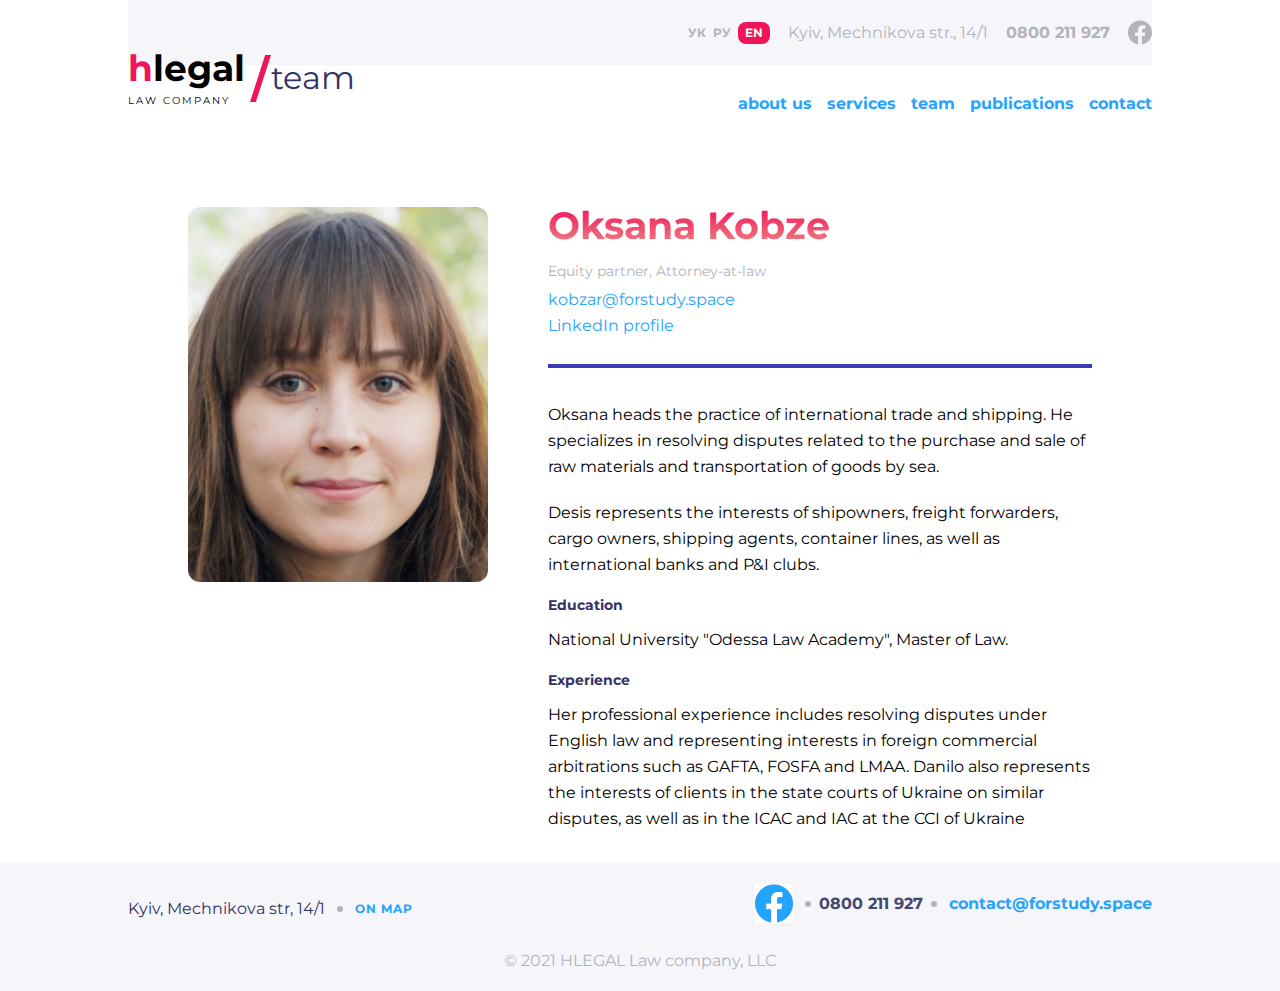
<file: pages/profile.html>
<!DOCTYPE html>
<html lang="en">
  <head>
    <meta charset="UTF-8" />
    <meta name="viewport" content="width=device-width, initial-scale=1.0" />
    <link href="https://fonts.googleapis.com/css?family=Montserrat:regular,700;" rel="stylesheet" />
    <link rel="stylesheet" href="../css/nullstyle.css" />
    <link rel="stylesheet" href="../css/main.css" />
    <title>Team</title>
</head>
  <body>
    <div class="wrapper">
      <header class="header">
        <div class="container">
          <div class="nav">
            <div class="nav__row">
              <div class="nav__lang">
                <ul>
                  <li>УК</li>
                  <li>РУ</li>
                  <li class="nav__lang-en">EN</li>
                </ul>
              </div>
              <div class="nav__adress">
                Kyiv, Mechnikova str., 14/1
              </div>
              <div class="nav__tel">
                <a href="#" type="tel" class="nav__number">0800 211 927</a>
              </div>
              <div class="nav__facebook">
                <img src="/img/Vector.svg" alt="facebook"> 
              </div>
            </div>
          </div>
        </div>
      </header>
      <main class="main">
        <section class="about">
          <div class="container">
            <div class="about__row">
              <div class="about__body">
                <div class="about__brand">
                  <div class="about__title">hlegal</div>
                  <div class="about__law">
                    law company
                  </div>
                </div>
                <div class="about__about">
                  <img src="/img/Slash.svg" alt="">
                  team
                </div>
              </div>
              <div class="about__menu">
                <ul>
                  <li><a class="about__link-about" href="../index.html">about us</a></li>
                  <li><a class="about__link-services" href="#">services</a></li>
                  <li><a class="about__link-team" href="/pages/team.html">team</a></li>
                  <li><a class="about__link-publications" href="#">publications</a></li>
                  <li><a class="about__link-contact" href="#">contact</a></li>
                </ul>
              </div>
            </div>
          </div>
        </section>
        <section class="profile">
            <div class="container">
              <div class="profile__body">
                <div class="profile__image">
                    <img src="/img/Team-5.jpg" alt="">
                </div>
                <!-- <div class="profile__row">  -->
                  <div class="profile__contacts">
                    <div class="profile__name">Oksana Kobze</div>
                    <div class="profile__details">
                      <div class="profile__position">Equity partner, Attorney-at-law</div>
                    <div class="profile__email">
                      <a href="mailto:kobzar@forstudy.space">kobzar@forstudy.space</a>
                    </div>
                    <div class="profile__linked">
                      <a href="#">LinkedIn profile</a>
                    </div>
                    </div>
                  </div>
                <!-- </div>  -->
                <div class="profile__about">
                  <div class="profile__text">
                    <p>Oksana heads the practice of international trade and shipping. He specializes in resolving disputes related to the purchase and sale of raw materials and transportation of goods by sea.</p>
                    <p>Desis represents the interests of shipowners, freight forwarders, cargo owners, shipping agents, container lines, as well as international banks and P&I clubs.</p>
                    <h3>Education</h3>
                    <p>National University "Odessa Law Academy", Master of Law.</p>
                    <h3>Experience</h3>
                    <p>Her professional experience includes resolving disputes under English law and representing interests in foreign commercial arbitrations such as GAFTA, FOSFA and LMAA. Danilo also represents the interests of clients in the state courts of Ukraine on similar disputes, as well as in the ICAC and IAC at the CCI of Ukraine</p>
                  </div>
                </div>
              </div>
            </div>
        </section>
      </main>
      <footer class="footer">
        <div class="container">
          <div class="footer__row">
            <div class="footer__body">
              <div class="footer__adress">
                <div class="footer__street">
                  Kyiv, Mechnikova str, 14/1
                </div>
                <div class="footer__map">
                  <a href="#">On map</a>
                </div>
              </div>
              <div class="footer__contacts">
                <div class="footer__img">
                  <img src="/img/Vector.jpg" alt="">
                </div>
                <div class="footer__tel">
                  <a href="#" type="tel">0800 211 927</a>
                </div>
                <div class="footer__email">
                  <a href="#">contact@forstudy.space</a>
                </div>
              </div>
            </div>
            <div class="footer__text">
              © 2021 HLEGAL Law company, LLC 
            </div>
          </div>
        </div>
      </footer>
    </div> 
  </body>
</html>
</file>
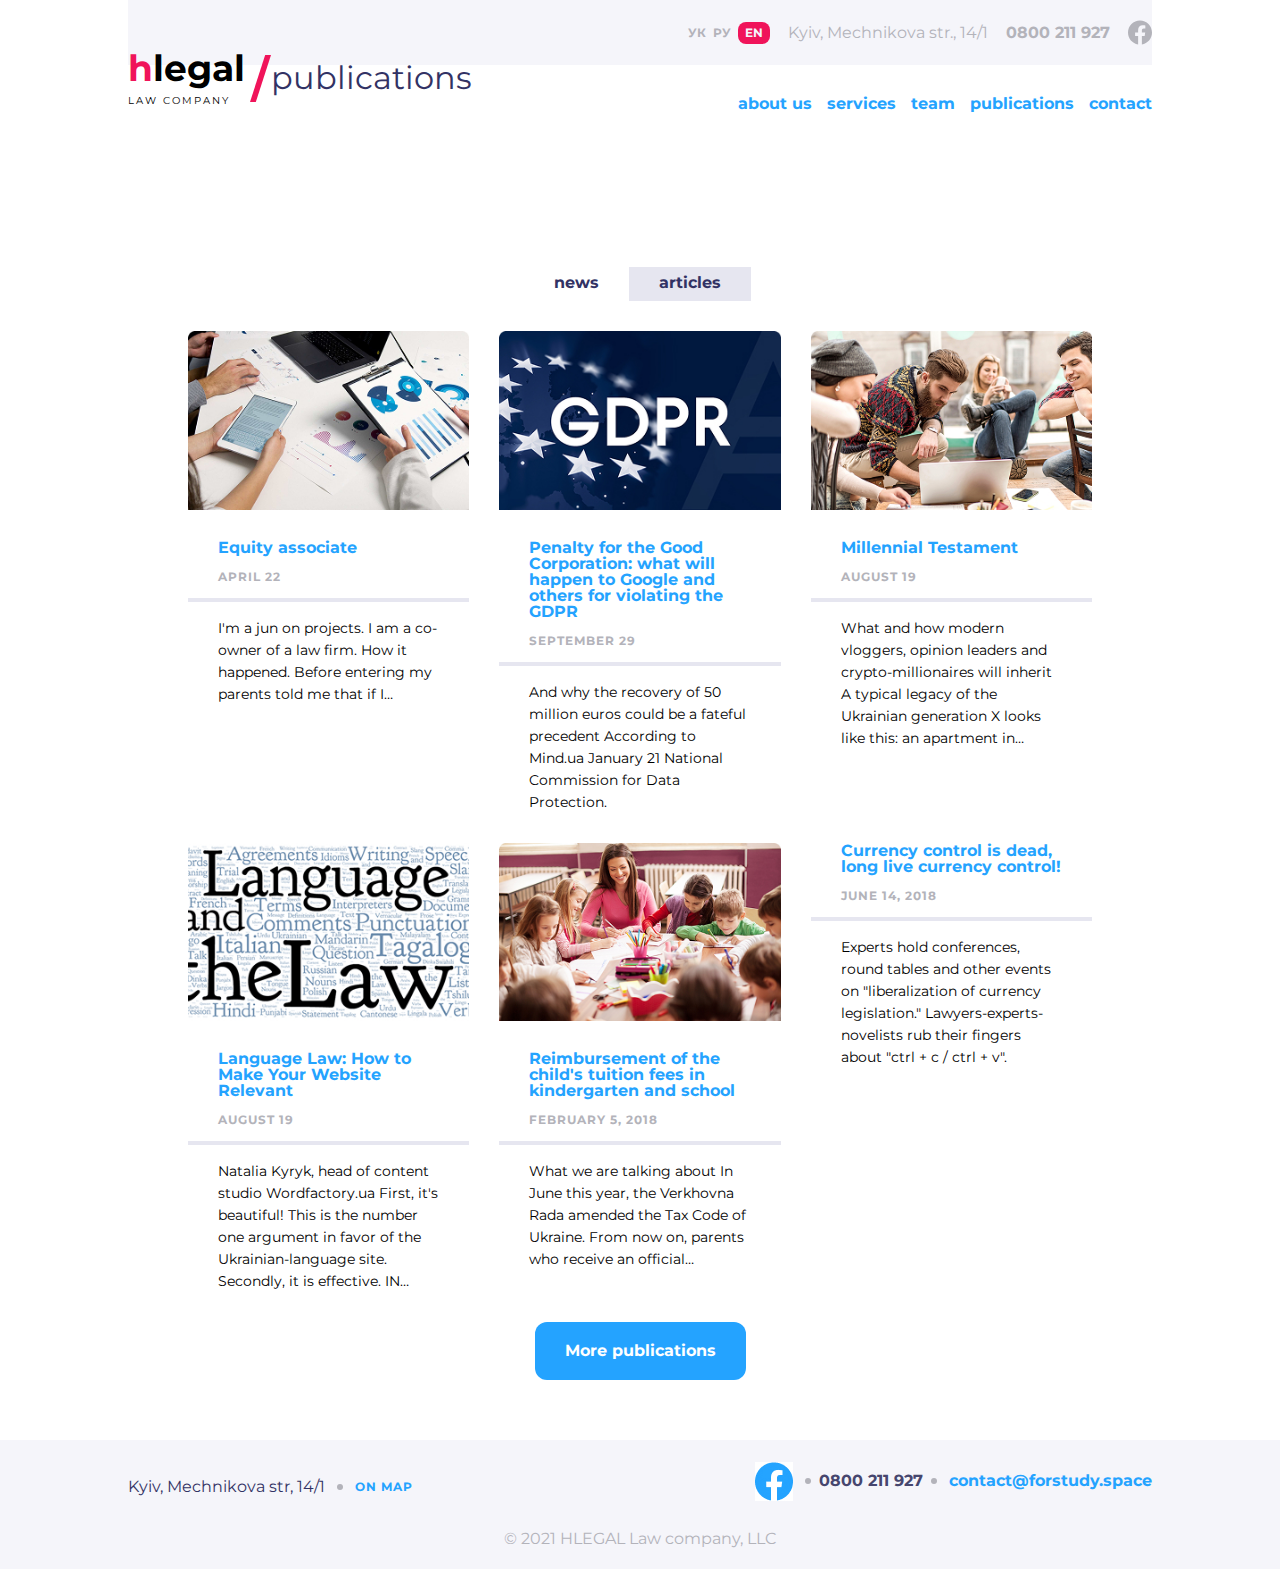
<file: pages/publications.html>
<!DOCTYPE html>
<html lang="en">
  <head>
    <meta charset="UTF-8" />
    <meta name="viewport" content="width=device-width, initial-scale=1.0" />
    <link href="https://fonts.googleapis.com/css?family=Montserrat:regular,700;" rel="stylesheet" />
    <link rel="stylesheet" href="../css/nullstyle.css" />
    <link rel="stylesheet" href="../css/main.css" />
    <title>Publications</title>
  </head>
  <body>
    <div class="wrapper">
      <header class="header">
        <div class="container">
          <div class="nav">
            <div class="nav__row">
              <div class="nav__lang">
                <ul>
                  <li>УК</li>
                  <li>РУ</li>
                  <li class="nav__lang-en">EN</li>
                </ul>
              </div>
              <div class="nav__adress">
                Kyiv, Mechnikova str., 14/1
              </div>
              <div class="nav__tel">
                <a href="#" type="tel" class="nav__number">0800 211 927</a>
              </div>
              <div class="nav__facebook">
                <img src="/img/Vector.svg" alt="facebook"> 
              </div>
            </div>
          </div>
        </div>
      </header>
      <main class="main">
        <section class="about">
          <div class="container">
            <div class="about__row">
              <div class="about__body">
                <div class="about__brand">
                  <div class="about__title">hlegal</div>
                  <div class="about__law">
                    law company
                  </div>
                </div>
                <div class="about__about">
                  <img src="/img/Slash.svg" alt="">
                  publications
                </div>
              </div>
              <div class="about__menu">
                <ul>
                  <li><a class="about__link-about" href="../index.html">about us</a></li>
                  <li><a class="about__link-services" href="/pages/service.html">services</a></li>
                  <li><a class="about__link-team" href="/pages/team.html">team</a></li>
                  <li><a class="about__link-publications" href="/pages/publications.html">publications</a></li>
                  <li><a class="about__link-contact" href="/pages/contact.html">contact</a></li>
                </ul>
              </div>
            </div>
          </div>
        </section>
        <section class="publications container">
          <div class="publications__news-articles">
            <div class="publications__news">
              news
            </div>
            <div class="publications__articles">
              articles  
            </div>
          </div>
          <div class="publications__row">
            <div class="publications__card">
              <div class="publications__image">
                <img src="/img/Cover.jpg" alt="">
              </div>
              <div class="publications__title">
                Equity associate
              </div>
              <div class="publications__date">
                April 22
              </div>
              <div class="publications__line"></div>
              <div class="publications__text">I'm a jun on projects. I am a co-owner of a law firm. How it happened. Before entering my parents told me that if I…</div>
            </div>
            <div class="publications__card">
              <div class="publications__image ">
                <a href="/pages/gdrp.html">
                  <img src="/img/Cover1.jpg" alt="">
                </a>
              </div>
              <div class="publications__title">
                Penalty for the Good Corporation: what will happen to Google and others for violating the GDPR
              </div>
              <div class="publications__date">
                September 29
              </div>
              <div class="publications__line"></div>
              <div class="publications__text">And why the recovery of 50 million euros could be a fateful precedent According to Mind.ua January 21 National Commission for Data Protection.</div>
            </div>
            <div class="publications__card">
              <div class="publications__image">
                <img src="/img/Cover2.jpg" alt="">
              </div>
              <div class="publications__title">
                Millennial Testament
              </div>
              <div class="publications__date">
                August 19
              </div>
              <div class="publications__line"></div>
              <div class="publications__text">What and how modern vloggers, opinion leaders and crypto-millionaires will inherit A typical legacy of the Ukrainian generation X looks like this: an apartment in…</div>
            </div>
            <div class="publications__card">
              <div class="publications__image">
                <img src="/img/Cover3.jpg" alt="">
              </div>
              <div class="publications__title">
                Language Law: How to Make Your Website Relevant
              </div>
              <div class="publications__date">
                August 19
              </div>
              <div class="publications__line"></div>
              <div class="publications__text">Natalia Kyryk, head of content studio Wordfactory.ua First, it's beautiful! This is the number one argument in favor of the Ukrainian-language site. Secondly, it is effective. IN…</div>
            </div>
            <div class="publications__card">
              <div class="publications__image">
                <img src="/img/Cover4.jpg" alt="">
              </div>
              <div class="publications__title">
                Reimbursement of the child's tuition fees in kindergarten and school
              </div>
              <div class="publications__date">
                February 5, 2018
              </div>
              <div class="publications__line"></div>
              <div class="publications__text">What we are talking about In June this year, the Verkhovna Rada amended the Tax Code of Ukraine. From now on, parents who receive an official…</div>
            </div>
            <div class="publications__card">
              <!-- <div class="publications__image">
                <img src="/img/Cover.jpg" alt="">
              </div> -->
              <div class="publications__title">
                Currency control is dead, long live currency control!
              </div>
              <div class="publications__date">
                June 14, 2018
              </div>
              <div class="publications__line"></div>
              <div class="publications__text">Experts hold conferences, round tables and other events on "liberalization of currency legislation." Lawyers-experts-novelists rub their fingers about "ctrl + c / ctrl + v".</div>
            </div>
          </div>
          <div class="publications__button">
            <a href="#">More publications</a>
          </div>
        </section>
      </main>
      <footer class="footer">
      <div class="container">
        <div class="footer__row">
          <div class="footer__body">
            <div class="footer__adress">
              <div class="footer__street">
                Kyiv, Mechnikova str, 14/1
              </div>
              <div class="footer__map">
                <a href="#">On map</a>
              </div>
            </div>
            <div class="footer__contacts">
              <div class="footer__img">
                <img src="/img/Vector.jpg" alt="">
              </div>
              <div class="footer__tel">
                <a href="#" type="tel">0800 211 927</a>
              </div>
              <div class="footer__email">
                <a href="#">contact@forstudy.space</a>
              </div>
            </div>
          </div>
          <div class="footer__text">
            © 2021 HLEGAL Law company, LLC 
          </div>
        </div>
      </div>
    </footer>
    </div>
  <body>
</html>
</file>
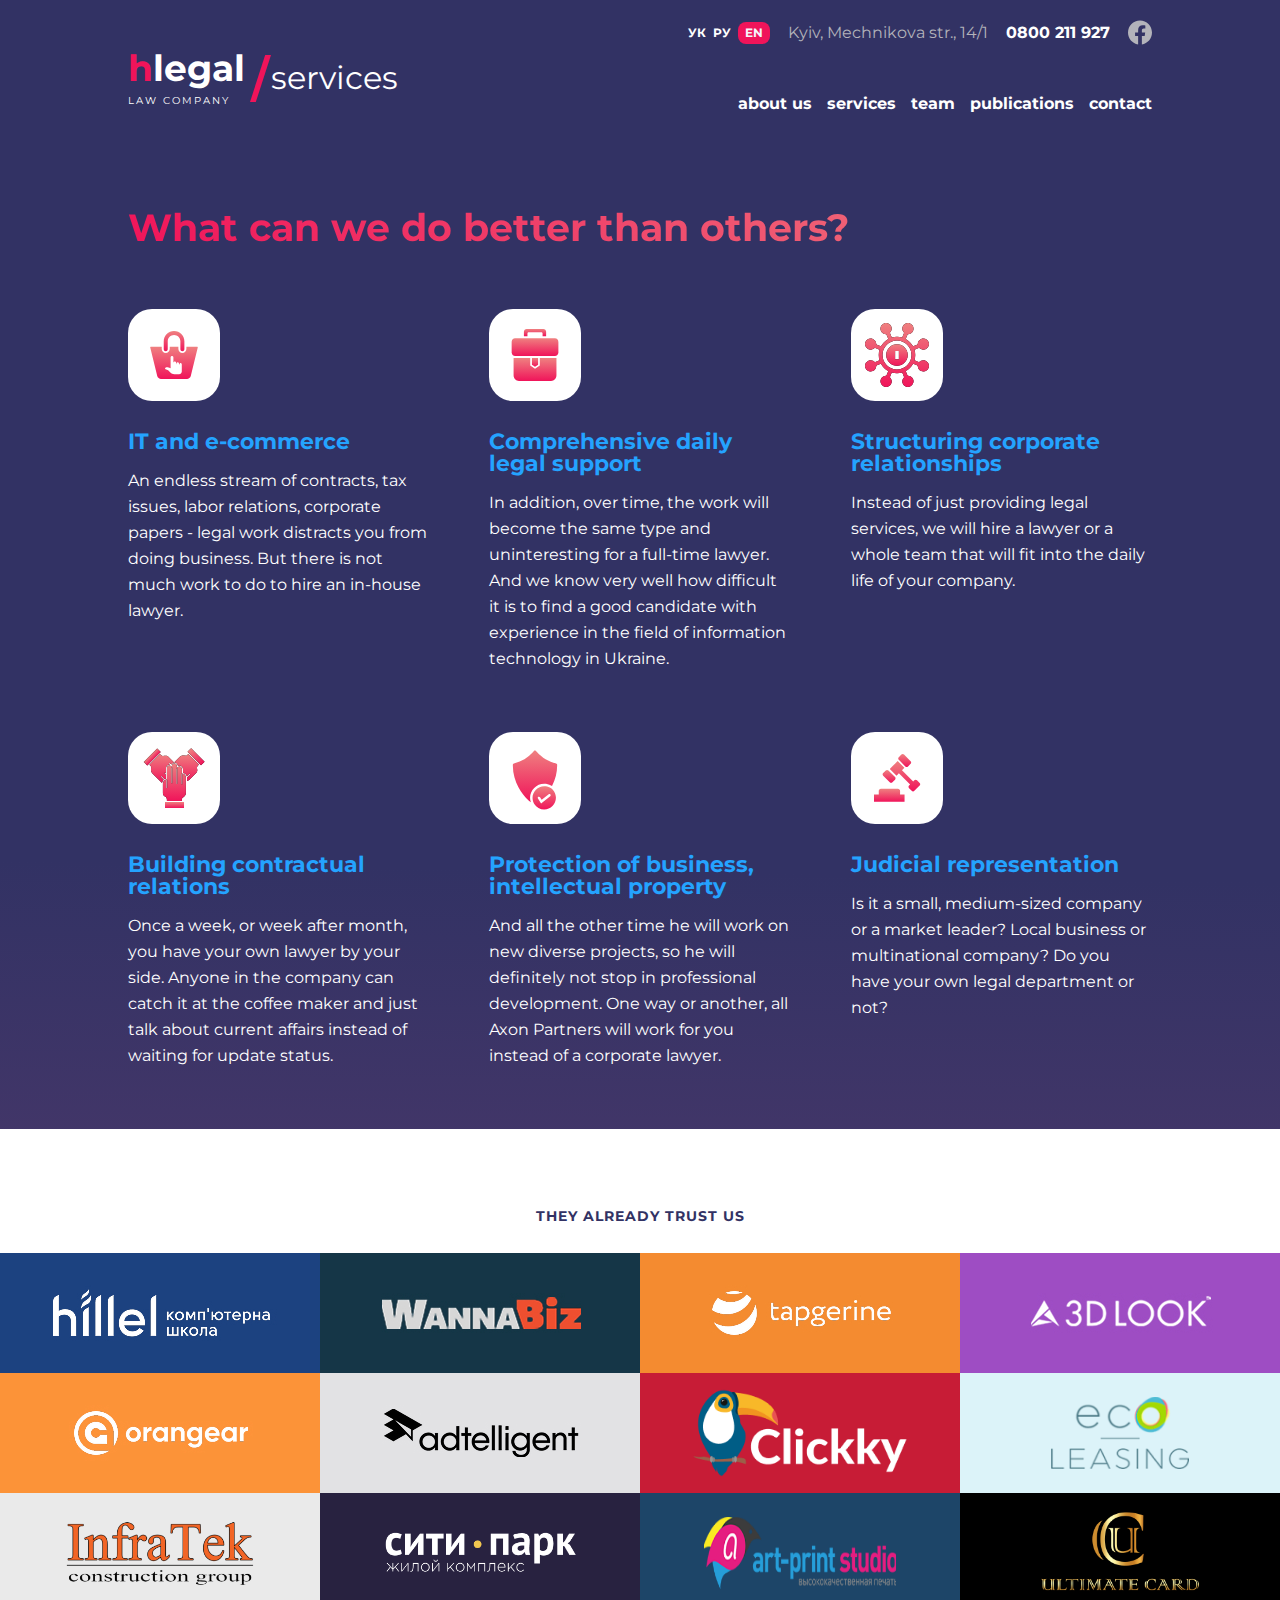
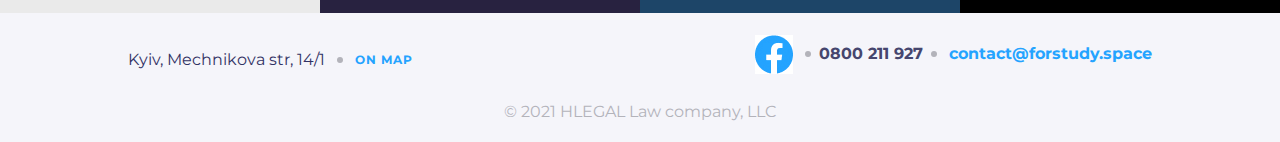
<file: pages/service.html>
<!DOCTYPE html>
<html lang="en">
  <head>
    <meta charset="UTF-8" />
    <meta name="viewport" content="width=device-width, initial-scale=1.0" />
    <link href="https://fonts.googleapis.com/css?family=Montserrat:regular,700;" rel="stylesheet" />
    <link rel="stylesheet" href="../css/nullstyle.css" />
    <link rel="stylesheet" href="../css/main.css" />
    <title>Team</title>
</head>
  <body>
    <div class="wrapper gradient" style="">
      <header class="header">
        <div class="nav nav-styled">
          <div class="container">
            <div class="nav__row"  >
              <div class="nav__lang">
                <ul style="color: white;">
                  <li>УК</li>
                  <li>РУ</li>
                  <li class="nav__lang-en">EN</li>
                </ul>
              </div>
              <div class="nav__adress">
                Kyiv, Mechnikova str., 14/1
              </div>
              <div class="nav__tel" >
                <a style="color: white;" href="#" type="tel" class="nav__number">0800 211 927</a>
              </div>
              <div class="nav__facebook">
                <img src="/img/Vector.svg" alt="facebook"> 
              </div>
            </div>
          </div>
        </div>
      </header>
      <main class="main">
        <section class="about">
          <div class="container">
            <div class="about__row">
              <div class="about__body">
                <div class="about__brand">
                  <div class="about__title " style="color: white;">hlegal</div>
                  <div class="about__law" style="color: white;">
                    law company
                  </div>
                </div>
                <div style="color: white;" class="about__about">
                  <img src="/img/Slash.svg" alt="">
                  services
                </div>
              </div>
              <div class="about__menu">
                <ul >
                  <li><a  class="about__link-about link-hover " href="../index.html">about us</a></li>
                  <li><a class="about__link-services link-hover" href="/pages/service.html">services</a></li>
                  <li><a class="about__link-team link-hover" href="/pages/team.html">team</a></li>
                  <li><a class="about__link-publications link-hover" href="/pages/publications.html">publications</a></li>
                  <li><a class="about__link-contact link-hover" href="/pages/contact.html">contact</a></li>
                </ul>
              </div>
            </div>
          </div>
        </section>
        <section class="service" >
            <div class="container">
              <div class="service__title">What can we do better than others?</div>
              <div class="service__row">
                <div class="service__card">
                  <div class="service__image">
                    <img src="/img/Ecommerce.svg" alt="">
                  </div>
                  <div class="service__subtitle">
                    IT and e-commerce
                  </div>
                  <div class="service__text">
                    An endless stream of contracts, tax issues, labor relations, corporate papers - legal work distracts you from doing business. But there is not much work to do to hire an in-house lawyer.
                  </div>
                </div>
                <div class="service__card">
                  <div class="service__image">
                    <img src="/img/Support.svg" alt="">
                  </div>
                  <div class="service__subtitle">
                    Comprehensive daily legal support
                  </div>
                  <div class="service__text">
                    In addition, over time, the work will become the same type and uninteresting for a full-time lawyer. And we know very well how difficult it is to find a good candidate with experience in the field of information technology in Ukraine.
                  </div>
                </div>
                <div class="service__card">
                  <div class="service__image">
                    <img src="/img/Coprorate.svg" alt="">
                  </div>
                  <div class="service__subtitle">
                    Structuring corporate relationships
                  </div>
                  <div class="service__text">
                    Instead of just providing legal services, we will hire a lawyer or a whole team that will fit into the daily life of your company.
                  </div>
                </div>
                <div class="service__card">
                  <div class="service__image">
                    <img src="/img/Trust.svg" alt="">
                  </div>
                  <div class="service__subtitle">
                    Building contractual relations
                  </div>
                  <div class="service__text">
                    Once a week, or week after month, you have your own lawyer by your side. Anyone in the company can catch it at the coffee maker and just talk about current affairs instead of waiting for update status.
                  </div>
                </div>
                <div class="service__card">
                  <div class="service__image">
                    <img src="/img/Protection.svg" alt="">
                  </div>
                  <div class="service__subtitle">
                    Protection of business, intellectual property
                  </div>
                  <div class="service__text">
                    And all the other time he will work on new diverse projects, so he will definitely not stop in professional development. One way or another, all Axon Partners will work for you instead of a corporate lawyer.
                  </div>
                </div>
                <div class="service__card">
                  <div class="service__image">
                    <img src="/img/Court.svg" alt="">
                  </div>
                  <div class="service__subtitle">
                    Judicial representation
                  </div>
                  <div class="service__text">
                    Is it a small, medium-sized company or a market leader? Local business or multinational company? Do you have your own legal department or not?
                  </div>
                </div>
              </div>
            </div>
        </section>
      </main>
      <section class="trust" >
         <div class="trust__title">
          They already trust us
         </div>
         <div class="trust__companies">
          <div class="trust__company">
            <img src="/img/Item.jpg" alt="">
          </div>
          <div class="trust__company">
            <img src="/img/Row.jpg" alt="">
          </div>
          <div class="trust__company">
            <img src="/img/tap.jpg" alt="">
          </div>
          <div class="trust__company">
            <img src="/img/3d.jpg" alt="">
          </div>
          <div class="trust__company">
            <img src="/img/orange.jpg" alt="">
          </div>
          <div class="trust__company">
            <img src="/img/ad.jpg" alt="">
          </div>
          <div class="trust__company-clickky">
            <img src="/img/clickky.png" alt="">
          </div>
          <div class="trust__company-leasing">
            <img src="/img/eco-leasing.png" alt="">
          </div>
          <div class="trust__company-ingratek">
            <img src="/img/ingratek.png" alt="">
          </div>
          <div class="trust__company-city-par">
            <img src="/img/city-par.png" alt="">
          </div>
          <div class="trust__company-artprint">
            <img src="/img/artprint.png" alt="">
          </div>
          <div class="trust__company-ultimatecard">
            <img src="/img/ultimatecard.png" alt="">
          </div>
         </div>
      </section>
      <footer class="footer">
        <div class="container">
          <div class="footer__row">
            <div class="footer__body">
              <div class="footer__adress">
                <div class="footer__street">
                  Kyiv, Mechnikova str, 14/1
                </div>
                <div class="footer__map">
                  <a href="#">On map</a>
                </div>
              </div>
              <div class="footer__contacts">
                <div class="footer__img">
                  <img src="/img/Vector.jpg" alt="">
                </div>
                <div class="footer__tel">
                  <a href="#" type="tel">0800 211 927</a>
                </div>
                <div class="footer__email">
                  <a href="#">contact@forstudy.space</a>
                </div>
              </div>
            </div>
            <div class="footer__text">
              © 2021 HLEGAL Law company, LLC 
            </div>
          </div>
        </div>
      </footer>
    </div> 
  </body>
</html>
</file>
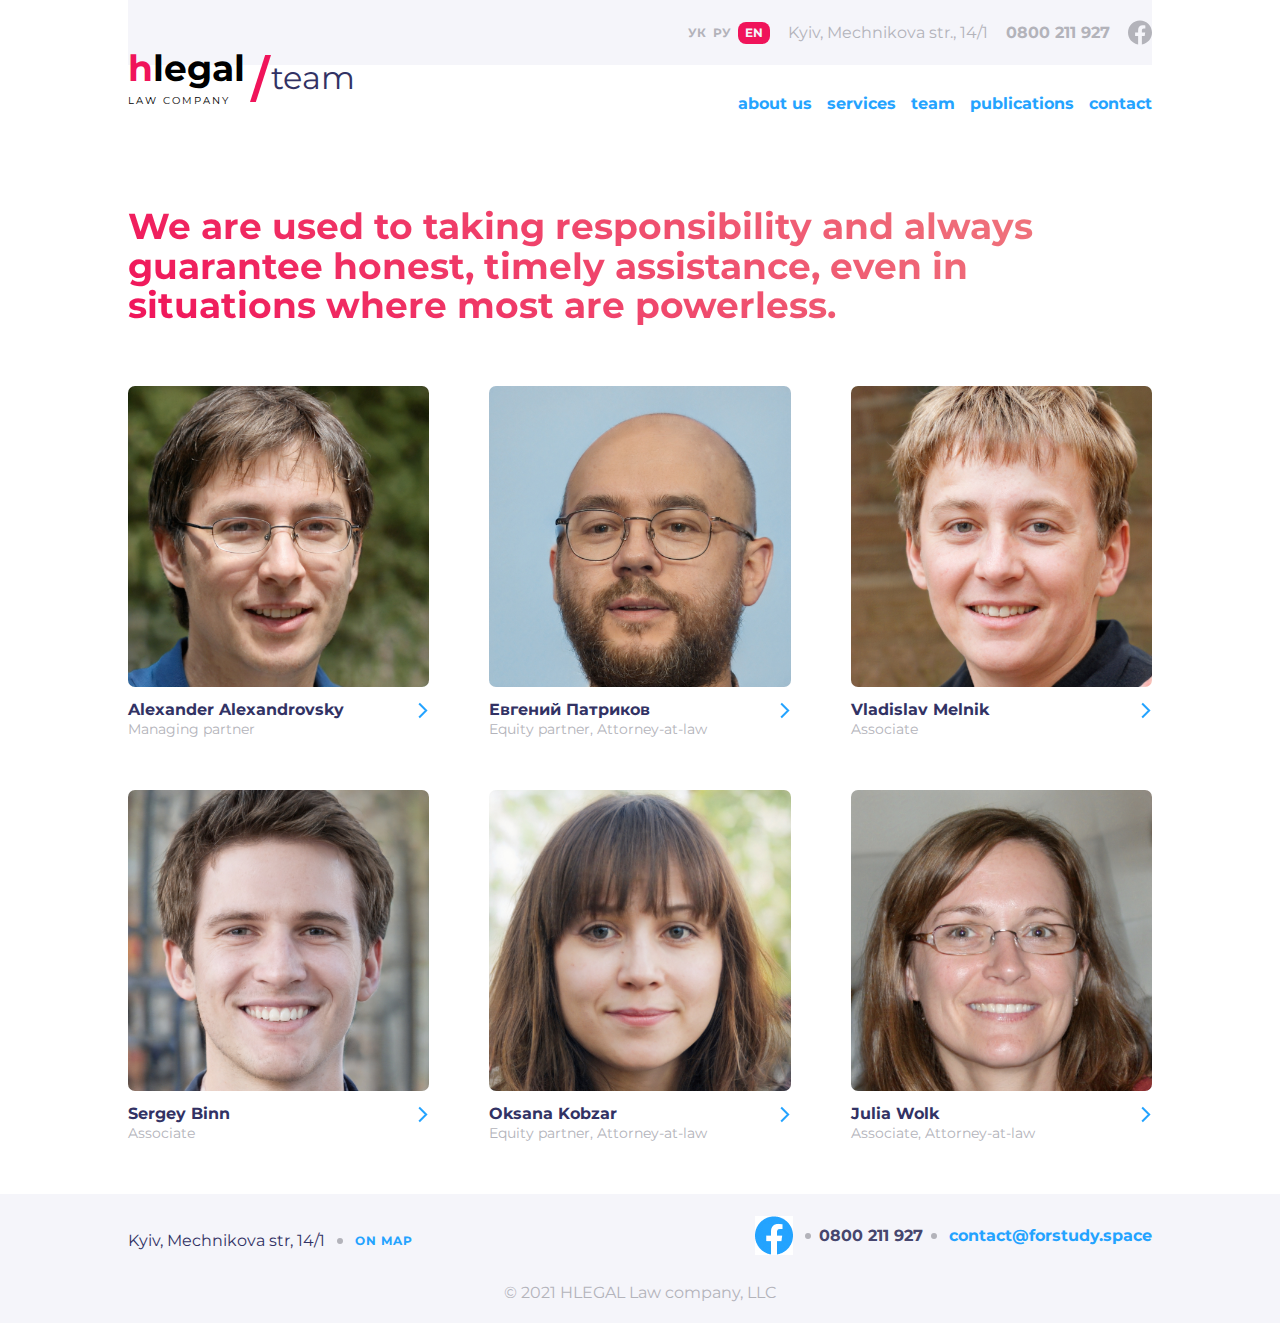
<file: pages/team.html>
<!DOCTYPE html>
<html lang="en">
  <head>
    <meta charset="UTF-8" />
    <meta name="viewport" content="width=device-width, initial-scale=1.0" />
    <link href="https://fonts.googleapis.com/css?family=Montserrat:regular,700;" rel="stylesheet" />
    <link rel="stylesheet" href="../css/nullstyle.css" />
    <link rel="stylesheet" href="../css/main.css" />
    <title>Team</title>
</head>
  <body>
    <div class="wrapper">
      <header class="header">
        <div class="container">
          <div class="nav">
            <div class="nav__row">
              <div class="nav__lang">
                <ul>
                  <li>УК</li>
                  <li>РУ</li>
                  <li class="nav__lang-en">EN</li>
                </ul>
              </div>
              <div class="nav__adress">
                Kyiv, Mechnikova str., 14/1
              </div>
              <div class="nav__tel">
                <a href="#" type="tel" class="nav__number">0800 211 927</a>
              </div>
              <div class="nav__facebook">
                <img src="/img/Vector.svg" alt="facebook"> 
              </div>
            </div>
          </div>
        </div>
      </header>
      <main class="main">
        <section class="about">
          <div class="container">
            <div class="about__row">
              <div class="about__body">
                <div class="about__brand">
                  <div class="about__title">hlegal</div>
                  <div class="about__law">
                    law company
                  </div>
                </div>
                <div class="about__about">
                  <img src="/img/Slash.svg" alt="">
                  team
                </div>
              </div>
              <div class="about__menu">
                <ul>
                  <li><a class="about__link-about" href="../index.html">about us</a></li>
                  <li><a class="about__link-services" href="#">services</a></li>
                  <li><a class="about__link-team" href="/pages/team.html">team</a></li>
                  <li><a class="about__link-publications" href="#">publications</a></li>
                  <li><a class="about__link-contact" href="#">contact</a></li>
                </ul>
              </div>
            </div>
          </div>
        </section>
        <section class="team">
          <div class="container">
            <div class="team__title title"><h1>We are used to taking responsibility and always guarantee honest, timely assistance, even in situations where most are powerless.</h1>
            </div>
            <div class="team__persons">
              <div class="team__row-men">
                <div class="team__column">
                  <div class="team__card">
                    <div class="team__image">
                      <img src="/img/Team-1.jpg" alt="">
                    </div>
                    <div class="team__card-row">
                      <div class="team__who">
                        <div class="team__name">
                          Alexander Alexandrovsky
                        </div>
                        <div class="team__position">Managing partner</div>
                      </div>
                      <div class="team__arrow">
                        <img src="/img/arrow.svg" alt="">
                      </div>
                    </div>
                  </div>
                </div>
                <div class="team__column">
                  <div class="team__card">
                    <div class="team__image">
                      <img src="/img/Team-2.jpg" alt="">
                    </div>
                    <div class="team__card-row">
                      <div class="team__who">
                        <div class="team__name">
                          Евгений Патриков
                        </div>
                        <div class="team__position">Equity partner, Attorney-at-law</div>
                      </div>
                      <div class="team__arrow">
                        <img src="/img/arrow.svg" alt="">
                      </div>
                    </div>
                  </div>
                </div>
                <div class="team__column">
                  <div class="team__card">
                    <div class="team__image">
                      <img src="/img/Team-3.jpg" alt="">
                    </div>
                    <div class="team__card-row">
                      <div class="team__who">
                        <div class="team__name">
                          Vladislav Melnik
                        </div>
                        <div class="team__position">Associate</div>
                      </div>
                      <div class="team__arrow">
                        <img src="/img/arrow.svg" alt="">
                      </div>
                    </div>
                  </div>
                </div>
                <div class="team__column">
                  <div class="team__card">
                    <div class="team__image">
                      <img src="/img/Team-4.jpg" alt="">
                    </div>
                    <div class="team__card-row">
                      <div class="team__who">
                        <div class="team__name">
                          Sergey Binn
                        </div>
                        <div class="team__position">Associate</div>
                      </div>
                      <div class="team__arrow">
                        <img src="/img/arrow.svg" alt="">
                      </div>
                    </div>
                  </div>
                </div>
                <div class="team__column">
                  <div class="team__card">
                    <div class="team__image">
                      <a href="../pages/profile.html">

                        <img src="/img/Team-5.jpg" alt="">
                      </a>
                    </div>
                    <div class="team__card-row">
                      <div class="team__who">
                        <div class="team__name">
                          Oksana Kobzar
                        </div>
                        <div class="team__position">Equity partner, Attorney-at-law</div>
                      </div>
                      <div class="team__arrow">
                        <img src="/img/arrow.svg" alt="">
                      </div>
                    </div>
                  </div>
                </div>
                <div class="team__column">
                  <div class="team__card">
                    <div class="team__image">
                      <img src="/img/Team-6.jpg" alt="">
                    </div>
                    <div class="team__card-row">
                      <div class="team__who">
                        <div class="team__name">
                          Julia Wolk
                        </div>
                        <div class="team__position">Associate, Attorney-at-law</div>
                      </div>
                      <div class="team__arrow">
                        <img src="/img/arrow.svg" alt="">
                      </div>
                    </div>
                  </div>
                </div>
              </div>
            </div>
          </div>
        </section>
      </main>
      <footer class="footer">
        <div class="container">
          <div class="footer__row">
            <div class="footer__body">
              <div class="footer__adress">
                <div class="footer__street">
                  Kyiv, Mechnikova str, 14/1
                </div>
                <div class="footer__map">
                  <a href="#">On map</a>
                </div>
              </div>
              <div class="footer__contacts">
                <div class="footer__img">
                  <img src="/img/Vector.jpg" alt="">
                </div>
                <div class="footer__tel">
                  <a href="#" type="tel">0800 211 927</a>
                </div>
                <div class="footer__email">
                  <a href="#">contact@forstudy.space</a>
                </div>
              </div>
            </div>
            <div class="footer__text">
              © 2021 HLEGAL Law company, LLC 
            </div>
          </div>
        </div>
      </footer>
    </div> 
  </body>
</html>
</file>
<file: css/nullstyle.css>
* {
  padding: 0;
  margin: 0;
  border: 0;
}

*,
*::before,
::after {
  -webkit-box-sizing: border-box;
  box-sizing: border-box;
}

:focus,
:active {
  outline: none;
}

a:focus,
a:active {
  outline: none;
}

nav,
footer,
header,
aside {
  display: block;
}

html,
body {
  height: 100%;
  width: 100%;
  font-size: 100%;
  line-height: 1;
  font-size: 14px;
  -ms-text-size-adjust: 100%;
  -moz-text-size-adjust: 100%;
  -webkit-text-size-adjust: 100%;
}

input,
button,
textarea {
  font-family: inherit;
}

input::-ms-clear {
  display: none;
}

button {
  cursor: pointer;
}

button ::-moz-focus-inner {
  padding: 0;
  border: 0;
}

a,
a:visited {
  text-decoration: none;
}

a:hover {
  text-decoration: none;
}

ul li {
  list-style: none;
}

img {
  vertical-align: top;
}

h1,
h2,
h3,
h4,
h5,
h6 {
  font-size: inherit;
  font-weight: 400;
}
</file>
<file: css/main.css>
@charset "UTF-8";
body {
  height: 100%;
  font-family: "Montserrat", sans-serif;
}

.wrapper {
  min-height: 100%;
  display: flex;
  flex-direction: column;
  overflow: hidden;
}

.container {
  max-width: 100%;
  margin: 0 auto;
  padding: 0 15px;
}
@media (min-width: 767px) {
  .container {
    padding: 0;
  }
}
@media (min-width: 1024px) {
  .container {
    max-width: 1024px;
    padding: 0;
  }
}
@media (min-width: 1440px) {
  .container {
    max-width: 1600px;
  }
}

@media (min-width: 1024px) {
  .header {
    margin: 0 35px;
  }
}

.nav {
  background-color: #F5F5FA;
  padding: 10px 0;
}
@media (min-width: 1024px) {
  .nav {
    padding: 20px 0px;
  }
}
.nav__row {
  display: flex;
  flex-direction: row;
  justify-content: space-between;
  flex-wrap: wrap;
  color: #B3B3BA;
  align-items: center;
}
@media (min-width: 767px) {
  .nav__row {
    justify-content: flex-start;
    gap: 18px;
  }
}
@media (min-width: 767px) {
  .nav__row {
    justify-content: center;
    gap: 18px;
  }
}
@media (min-width: 1024px) {
  .nav__row {
    justify-content: flex-end;
    max-width: 1600px;
    margin: 0 auto;
  }
}
.nav__lang ul {
  display: flex;
  gap: 7px;
  font-weight: 700;
  font-size: 12px;
  align-items: center;
}
.nav__lang-en {
  color: #F5F5FA;
  background-color: #F0145A;
  padding: 5px 7px;
  border-radius: 8px;
}
.nav__adress {
  display: none;
  font-weight: 400;
  font-size: 16px;
}
@media (min-width: 767px) {
  .nav__adress {
    display: block;
  }
}
.nav__tel {
  font-weight: 700;
  font-size: 16px;
}
.nav__number {
  color: #B3B3BA;
}
.nav__facebook {
  display: none;
}
@media (min-width: 767px) {
  .nav__facebook {
    display: block;
  }
}

.main {
  flex: 1 1 auto;
}

@media (min-width: 767px) {
  .about {
    padding: 0 45px;
  }
}
.about__row {
  display: flex;
  flex-direction: row;
  justify-content: space-between;
  flex-wrap: wrap;
  justify-content: flex-start;
  flex-wrap: wrap;
}
@media (min-width: 1440px) {
  .about__row {
    max-width: 1600px;
    margin: 0 auto;
  }
}
.about__body {
  display: flex;
  gap: 5px;
  margin-bottom: 10px;
}
@media (min-width: 1024px) {
  .about__body {
    position: relative;
    top: -15px;
  }
}
.about__brand {
  display: flex;
  flex-direction: column;
  gap: 10px;
}
.about__title {
  font-size: 36px;
  font-weight: 700;
}
.about__title::first-letter {
  color: #F0145A;
}
.about__law {
  letter-spacing: 2px;
  text-transform: uppercase;
  font-size: 10px;
}
.about__about {
  font-size: 32px;
  color: #323264;
  display: flex;
  align-items: center;
}
.about__menu {
  display: flex;
  flex-direction: column;
  width: 100%;
  margin: 30px 0;
}
.about__menu ul {
  display: flex;
  flex-direction: column;
  gap: 15px;
  font-weight: 700;
  font-size: 16px;
  margin: 0 auto;
}
.about__menu ul li a {
  color: #24A3FF;
}
@media (min-width: 767px) {
  .about__menu ul {
    flex-direction: row;
    justify-content: flex-start;
    margin: 0;
  }
}
@media (min-width: 1024px) {
  .about__menu ul {
    flex-direction: row;
    justify-content: flex-end;
    margin: 0;
    position: relative;
    top: -65px;
  }
}
.about__link-about:hover {
  color: #F0145A;
  padding-bottom: 5px;
  border-bottom: 2px solid #F0145A;
}
.about__link-services:hover {
  color: #F0145A;
  padding-bottom: 5px;
  border-bottom: 2px solid #F0145A;
}
.about__link-team:hover {
  color: #F0145A;
  padding-bottom: 5px;
  border-bottom: 2px solid #F0145A;
}
.about__link-publications:hover {
  color: #F0145A;
  padding-bottom: 5px;
  border-bottom: 2px solid #F0145A;
}
.about__link-contact:hover {
  color: #F0145A;
  padding-bottom: 5px;
  border-bottom: 2px solid #F0145A;
}

.services {
  padding: 0 15px;
}
@media (min-width: 767px) {
  .services {
    padding: 0 45px;
  }
}
@media (min-width: 1024px) {
  .services__row {
    display: flex;
    flex-direction: row;
    gap: 30px;
  }
}
@media (min-width: 1440px) {
  .services__row {
    min-width: 1360px;
    margin: 0 auto 30px;
    gap: 54px;
    justify-content: space-between;
  }
}
.services__discription {
  margin-bottom: 30px;
}
@media (min-width: 1024px) {
  .services__discription {
    flex: 1 1 50%;
  }
}
.services__title {
  font-weight: 700;
  font-size: 30px;
  line-height: 1.1;
  background: linear-gradient(45deg, #F0145A, #EF8080);
  background-clip: text;
  -webkit-text-fill-color: transparent;
  margin-bottom: 28px;
}
@media (min-width: 767px) {
  .services__title {
    font-size: 38px;
  }
}
.services__text {
  font-size: 19px;
  line-height: 30px;
}
.services__text p:not(:last-child) {
  margin-bottom: 20px;
}
.services__expereance {
  display: flex;
  flex-direction: column;
  align-self: flex-start;
  gap: 40px;
  margin-left: 30px;
  margin-bottom: 30px;
  position: relative;
}
@media (min-width: 767px) {
  .services__expereance {
    margin-bottom: 60px;
  }
}
@media (min-width: 1024px) {
  .services__expereance {
    flex: 1 1 50%;
  }
}
@media (min-width: 1440px) {
  .services__expereance {
    text-align: center;
  }
}
.services__expereance::before {
  content: "";
  position: absolute;
  left: -30px;
  top: 5px;
  width: 4px;
  height: 100%;
  background-color: #3d3db1;
}
.services__years__amount {
  position: relative;
  padding-left: 34px;
  display: inline-block;
}
.services__years__amount::before {
  content: "";
  position: absolute;
  left: 0px;
  top: 5px;
  background: url(/img/flag.svg) no-repeat;
  width: 32px;
  height: 32px;
}
.services__clients__amount {
  position: relative;
  padding-left: 34px;
  display: inline-block;
}
.services__clients__amount::before {
  content: "";
  position: absolute;
  left: 0px;
  top: 1px;
  background: url(/img/Clients.svg) no-repeat;
  width: 32px;
  height: 32px;
}
.services__hours__amount {
  position: relative;
  padding-left: 34px;
  display: inline-block;
}
.services__hours__amount::before {
  content: "";
  position: absolute;
  left: 0px;
  top: 3px;
  background: url(/img/Probono.svg) no-repeat;
  width: 32px;
  height: 32px;
}
.amount {
  background: linear-gradient(#F0145A, #EF8080);
  background-clip: text;
  -webkit-text-fill-color: transparent;
  font-weight: 700;
  font-size: 36px;
  margin-bottom: 18px;
}

.text {
  font-size: 16px;
  color: #323264;
}
@media (min-width: 1440px) {
  .text {
    max-width: 300px;
    margin: 0 auto;
  }
}

.hero {
  width: 100%;
  margin: 30px 0;
}
@media (min-width: 767px) {
  .hero {
    margin: 60px 0;
  }
}
.hero__img img {
  width: 100%;
  height: auto;
}

.quality {
  margin-bottom: 60px;
  padding: 0 15px;
}
@media (min-width: 767px) {
  .quality {
    padding: 0 45px;
  }
}
.quality__row {
  display: flex;
  flex-wrap: wrap;
  gap: 30px;
}
@media (min-width: 1024px) {
  .quality__row {
    margin: 0 -30px;
    gap: 0px;
  }
}
@media (min-width: 1440px) {
  .quality__row {
    min-width: 1360px;
    margin: 0 auto;
  }
}
.quality__text {
  flex: 1 1 100%;
  font-size: 19px;
  line-height: 30px;
}
.quality__text p:not(:last-child) {
  margin-bottom: 20px;
}
@media (min-width: 1024px) {
  .quality__text {
    padding: 0 30px;
    flex: 0 1 50%;
  }
}
.quality__title {
  flex: 1 1 100%;
  background: linear-gradient(45deg, #F0145A, #EF8080);
  background-clip: text;
  -webkit-text-fill-color: transparent;
  font-weight: 700;
  font-size: 30px;
}
@media (min-width: 767px) {
  .quality__title {
    font-size: 38px;
  }
}
@media (min-width: 1024px) {
  .quality__title {
    padding: 0 30px;
    flex: 0 1 50%;
    text-align: center;
  }
}

.achievements {
  padding: 30px 60px;
}
.achievements__row {
  display: flex;
  flex-direction: column;
  align-items: center;
  gap: 30px;
}
.achievements__title h3 {
  font-weight: 700;
  font-size: 14px;
  letter-spacing: 1px;
  text-transform: uppercase;
  color: #323264;
}
.achievements__images {
  width: 100%;
}
.achievements__images__row {
  display: flex;
  flex-direction: row;
  width: 100%;
}
.achievements__images__row {
  width: 100%;
}
@media (min-width: 767px) {
  .achievements__images__row {
    display: flex;
    justify-content: space-between;
    gap: 40px;
  }
}
.achievements__img {
  display: none;
}
@media (min-width: 767px) {
  .achievements__img {
    display: block;
    width: 100%;
    aspect-ratio: 16/9;
  }
  .achievements__img img {
    width: 100%;
    height: 100%;
    object-fit: contain;
  }
}
@media (min-width: 767px) and (min-width: 1024px) {
  .achievements__img img {
    padding: 25px 19px;
  }
}
.achievements .one {
  display: inline-block;
  margin: 0 auto;
}
.achievements .one img {
  max-width: 100%;
  height: auto;
}
@media (min-width: 767px) {
  .achievements .one {
    aspect-ratio: 16/9;
  }
  .achievements .one img {
    width: 100%;
    height: 100%;
    object-fit: contain;
  }
}
.achievements__list ul {
  display: flex;
  flex-direction: row;
  gap: 14px;
}
.achievements__list li {
  background-color: #24A3FF;
  border-radius: 50%;
  width: 16px;
  height: 16px;
}
.achievements__list li:not(:first-child) {
  opacity: 0.5;
}
@media (min-width: 767px) {
  .achievements__circle {
    display: none;
  }
}

.footer {
  background-color: #F5F5FA;
  padding: 22px 15px;
}
.footer__row {
  display: flex;
  flex-direction: column;
  text-align: center;
}
@media (min-width: 1440px) {
  .footer__row {
    max-width: 1600px;
    margin: 0 auto;
  }
}
@media (min-width: 1024px) {
  .footer__body {
    display: flex;
    flex-direction: row;
    justify-content: space-between;
    align-items: center;
  }
}
@media (min-width: 767px) {
  .footer__adress {
    display: flex;
    justify-content: center;
    flex-direction: row;
    gap: 20px;
  }
}
@media (min-width: 1024px) {
  .footer__adress {
    display: flex;
    flex-direction: row;
    justify-content: space-between;
  }
}
.footer__street {
  color: #323264;
  font-size: 16px;
  margin-bottom: 10px;
}
@media (min-width: 767px) {
  .footer__street::after {
    content: "";
    display: inline-block;
    width: 6px;
    height: 6px;
    border-radius: 50%;
    background-color: #B3B3BA;
    position: relative;
    top: -2px;
    left: 8px;
  }
}
.footer__map {
  margin-bottom: 21px;
}
.footer__map a {
  color: #24A3FF;
  font-size: 12px;
  letter-spacing: 1px;
  text-transform: uppercase;
  font-weight: 700;
}
.footer__contacts {
  display: flex;
  flex-direction: column;
  gap: 10px;
  margin-bottom: 30px;
}
@media (min-width: 767px) {
  .footer__contacts {
    display: flex;
    flex-direction: row;
    align-items: center;
    justify-content: center;
    gap: 20px;
    margin-bottom: 30px;
  }
}
@media (min-width: 1024px) {
  .footer__contacts {
    display: flex;
    flex-direction: row;
    justify-content: space-between;
  }
}
.footer__tel a {
  color: #46466E;
  font-size: 16px;
  font-weight: 700;
}
@media (min-width: 767px) {
  .footer__tel a::after {
    content: "";
    display: inline-block;
    width: 6px;
    height: 6px;
    border-radius: 50%;
    background-color: #B3B3BA;
    position: relative;
    top: -2px;
    left: 8px;
  }
  .footer__tel a::before {
    content: "";
    display: inline-block;
    width: 6px;
    height: 6px;
    border-radius: 50%;
    background-color: #B3B3BA;
    position: relative;
    top: -2px;
    left: -8px;
  }
}
.footer__email a {
  color: #24A3FF;
  font-weight: 700;
  font-size: 16px;
}
.footer__text {
  color: #B3B3BA;
  font-size: 16px;
}

.team {
  padding: 0 15px;
}
@media (min-width: 767px) {
  .team {
    padding: 0 45px;
  }
}
.team__title {
  max-width: 1360px;
  margin: 0 auto 30px;
}
.team__title h1 {
  font-weight: 700;
  font-size: 30px;
  line-height: 1.1;
  background: linear-gradient(45deg, #F0145A, #EF8080);
  background-clip: text;
  -webkit-text-fill-color: transparent;
}
@media (min-width: 767px) {
  .team__title h1 {
    font-size: 36px;
    margin-bottom: 60px;
  }
}
.team__row-men {
  display: flex;
  flex-wrap: wrap;
}
@media (min-width: 767px) {
  .team__row-men {
    margin: 0 -30px;
  }
}
@media (min-width: 1440px) {
  .team__row-men {
    min-width: 1360px;
    margin: 0 auto;
  }
}
.team__column {
  display: flex;
  flex-direction: column;
  flex: 1 1 100%;
  margin-bottom: 30px;
}
@media (min-width: 767px) {
  .team__column {
    flex: 0 1 50%;
    padding: 0 30px;
  }
}
@media (min-width: 1024px) {
  .team__column {
    flex: 0 1 33.333%;
    margin-bottom: 50px;
  }
}
.team__card {
  display: flex;
  flex-direction: column;
  gap: 15px;
}
.team__image {
  width: 100%;
  aspect-ratio: 16/9;
}
.team__image img {
  width: 100%;
  height: 100%;
  object-fit: cover;
  border-radius: 7px;
}
.team__card-row {
  display: flex;
  justify-content: space-between;
}
.team__who {
  gap: 5px;
}
.team__name {
  font-weight: 700;
  font-size: 16px;
  color: #323264;
}
.team__position {
  font-size: 14px;
  color: #B3B3BA;
  line-height: 22px;
}
.team__arrow img {
  padding: 0 1px;
}
.team__arrow img:hover {
  transform: rotate(90deg);
}

.profile .container {
  padding: 0;
}
.profile__body {
  margin: 0 60px;
}
@media (min-width: 767px) {
  .profile__body {
    display: grid;
    grid-template-columns: minmax(auto, 300px) 1fr;
    grid-template-rows: auto auto;
    grid-column-gap: 30px;
  }
}
@media (min-width: 1024px) {
  .profile__body {
    grid-template-columns: minmax(auto, 300px) 1fr;
    grid-template-rows: fit-content(143px) auto;
    grid-gap: 0 60px;
  }
}
@media (min-width: 1440px) {
  .profile__body {
    max-width: 1300px;
    margin: 0 auto;
    grid-template-columns: minmax(auto, 400px) 1fr;
  }
}
.profile__image {
  width: 100%;
  aspect-ratio: 4/5;
  margin-bottom: 30px;
}
@media (min-width: 1024px) {
  .profile__image {
    grid-row: 1/span 2;
  }
}
.profile__image img {
  width: 100%;
  height: 100%;
  object-fit: cover;
  border-radius: 12px;
}
@media (min-width: 767px) {
  .profile__contacts {
    margin: auto;
  }
}
@media (min-width: 1024px) {
  .profile__contacts {
    justify-items: start;
    margin: 0;
  }
}
.profile__name {
  font-weight: 700;
  font-size: 38px;
  background: linear-gradient(#F0145A, #EF8080);
  background-clip: text;
  -webkit-text-fill-color: transparent;
  margin-bottom: 15px;
}
.profile__details {
  margin-bottom: 30px;
  display: grid;
  grid-gap: 10px 0;
}
@media (min-width: 1440px) {
  .profile__details {
    grid-gap: 0 26px;
    display: grid;
    grid-auto-flow: column;
  }
}
.profile__position {
  color: #B3B3BA;
  font-size: 14px;
  line-height: 22px;
}
.profile__email a {
  color: #24A3FF;
  font-size: 16px;
}
.profile__linked a {
  color: #24A3FF;
  font-size: 16px;
}
.profile__about {
  border-top: 4px solid #3d3db1;
}
@media (min-width: 767px) {
  .profile__about {
    grid-column: 1/span 2;
  }
}
@media (min-width: 1024px) {
  .profile__about {
    grid-column: 2;
  }
}
.profile__text {
  margin-top: 34px;
  margin-bottom: 30px;
}
.profile__text p:not(:last-child) {
  margin-bottom: 20px;
}
.profile__text p {
  font-size: 16px;
  line-height: 26px;
  color: #000000;
}
.profile__text h3 {
  color: #323264;
  font-size: 14px;
  font-weight: 700;
  margin-bottom: 10px;
}
@media (min-width: 767px) {
  .profile__text h3 {
    margin-bottom: 15px;
  }
}

.contact {
  padding: 0 15px;
}
@media (min-width: 767px) {
  .contact {
    padding: 0 45px;
  }
}
.contact__row {
  display: grid;
  grid-template-columns: minmax(100px, 1fr);
  grid-template-rows: repeat(3, 1fr);
}
@media (min-width: 1024px) {
  .contact__row {
    grid-row: 1/1;
  }
}
@media (min-width: 1024px) and (min-width: 1440px) {
  .contact__row {
    grid-column: 2/3;
    margin-top: 0;
  }
}
.contact__adress {
  padding-bottom: 30px;
  border-bottom: 4px solid #4040b3;
  font-size: 21px;
  line-height: 30px;
  color: #323264;
}
.contact__tel {
  margin-top: 30px;
  font-size: 21px;
  line-height: 30px;
}
.contact__tel a {
  color: #46466E;
}
.contact__email {
  padding-bottom: 30px;
  border-bottom: 4px solid #4040b3;
}
.contact__email a {
  color: #24A3FF;
  font-size: 21px;
  line-height: 30px;
}
.contact__facebook {
  margin-top: 30px;
  display: flex;
  gap: 10px;
  max-width: 153px;
  align-items: center;
}
.contact__facebook-logo img {
  width: 38px;
  height: 38px;
}
.contact__facebook-page {
  font-weight: 700;
  font-size: 12px;
  line-height: 16px;
  text-transform: uppercase;
  letter-spacing: 1px;
  color: #24A3FF;
}

@media (min-width: 767px) {
  .contact {
    padding: 0 45px;
  }
}
@media (min-width: 1024px) {
  .contact {
    display: grid;
    grid-template-columns: 1fr 1fr;
    grid-template-rows: auto auto;
    grid-gap: 0 60px;
  }
}
@media (min-width: 1440px) {
  .contact {
    grid-template-columns: 1fr minmax(auto, 650px) minmax(auto, 650px) 1fr;
  }
}
.contact__message {
  background: linear-gradient(45deg, #F0145A, #EF8080);
  background-clip: text;
  -webkit-text-fill-color: transparent;
  font-weight: 700;
  font-size: 30px;
  margin-bottom: 30px;
}
.contact__form {
  margin-bottom: 30px;
  padding: 30px;
}
@media (min-width: 767px) {
  .contact__form {
    padding: 30зч 45px;
  }
}
@media (min-width: 1024px) {
  .contact__form {
    grid-row: 1/3;
    grid-column: 2/3;
    margin-top: 0;
    padding: 0;
  }
}
@media (min-width: 1440px) {
  .contact__form {
    grid-row: 1/3;
    grid-column: 3/4;
    margin-top: 0;
  }
}
.contact__form-name {
  padding: 15px;
  border: 1px solid #382b2b;
  border-radius: 8px;
  margin-bottom: 10px;
}
@media (min-width: 767px) {
  .contact__form-name {
    margin-bottom: 15px;
  }
}
.contact__form-message {
  padding: 15px;
  margin-bottom: 30px;
  border: 1px solid #382b2b;
  border-radius: 8px;
  display: block;
}
.contact__register {
  margin-bottom: 30px;
}
.contact__title-answer {
  color: #B3B3BA;
  font-weight: 700;
  font-size: 14px;
  letter-spacing: 1px;
  text-transform: uppercase;
  margin-bottom: 15px;
}
.contact__phone {
  padding: 15px;
  border: 1px solid #382b2b;
  border-radius: 8px;
  margin-bottom: 10px;
}
@media (min-width: 767px) {
  .contact__phone {
    margin-bottom: 15px;
  }
}
.contact__mail {
  padding: 15px;
  border: 1px solid #382b2b;
  border-radius: 8px;
  margin-bottom: 10px;
}
@media (min-width: 767px) {
  .contact__mail {
    margin-bottom: 15px;
  }
}
.contact__cta {
  color: #FFFFFF;
  background-color: #24A3FF;
  font-weight: 700;
  font-size: 16px;
  line-height: 3.55;
  border-radius: 12px;
  text-align: center;
  width: 100%;
}

.publications {
  padding: 30px;
  display: grid;
  grid-gap: 30px 0;
}
@media (min-width: 767px) {
  .publications {
    padding: 60px;
  }
}
.publications__news-articles {
  display: flex;
  width: 233px;
  margin: 0 auto;
}
.publications__news {
  padding: 8px 30px 10px 30px;
  color: #323264;
  background-color: #FFFFFF;
  font-weight: 700;
  font-size: 16px;
  text-align: center;
}
.publications__articles {
  padding: 8px 30px 10px 30px;
  color: #323264;
  background-color: #E6E6F0;
  font-weight: 700;
  font-size: 16px;
  text-align: center;
}
.publications__row {
  display: grid;
  grid-template-columns: 1fr;
  justify-items: center;
  grid-gap: 30px;
  align-self: stretch;
}
@media (min-width: 767px) {
  .publications__row {
    grid-template-columns: minmax(auto, 1fr) minmax(auto, 1fr);
    grid-gap: 30px;
  }
}
@media (min-width: 1024px) {
  .publications__row {
    grid-template-columns: minmax(auto, 1fr) minmax(auto, 1fr) minmax(auto, 1fr);
    grid-gap: 30px;
  }
}
.publications__card {
  display: grid;
  grid-gap: 15px 0;
  height: 100%;
  display: flex;
  flex-direction: column;
  align-self: flex-start;
}
.publications__image {
  margin-bottom: 15px;
}
.publications__image img {
  width: 100%;
  height: auto;
}
.publications__title {
  font-weight: 700;
  font-size: 16px;
  color: #24A3FF;
  padding: 0 30px;
}
.publications__date {
  color: #B3B3BA;
  font-weight: 700;
  font-size: 12px;
  letter-spacing: 1px;
  text-transform: uppercase;
  padding: 0 30px;
}
.publications__line {
  border-bottom: 4px solid #E6E6F0;
  padding: 0 30px;
}
.publications__text {
  color: #000000;
  font-size: 14px;
  line-height: 22px;
  padding: 0 30px;
}
.publications__button {
  max-width: 211px;
  margin: 0 auto;
  background-color: #24A3FF;
  font-weight: 700;
  font-size: 16px;
  border-radius: 12px;
  text-align: center;
}
.publications__button a {
  color: #FFFFFF;
  padding: 0 30px;
  line-height: 3.6;
}

.gdrp {
  padding: 0 30px;
  margin-bottom: 60px;
}
@media (min-width: 767px) {
  .gdrp {
    padding: 0 60px;
  }
}
.gdrp__row {
  max-width: 1360px;
  margin: 0 auto;
}
.gdrp__image {
  width: 100%;
  height: 300px;
}
@media (min-width: 767px) {
  .gdrp__image {
    height: 500px;
  }
}
.gdrp__image img {
  border-radius: 12px;
  width: 100%;
  height: 100%;
  object-fit: cover;
}
.gdrp__title {
  padding: 0;
}
@media (min-width: 767px) {
  .gdrp__title {
    font-size: 30px;
    font-weight: 700;
  }
}
.gdrp__date {
  padding: 0;
}
.gdrp__line {
  padding: 0;
  background-color: #323264;
}
@media (min-width: 767px) {
  .gdrp__line {
    margin-bottom: 30px;
  }
}
.gdrp__text {
  padding: 0;
}
.gdrp__description {
  font-size: 16px;
  color: #000000;
  line-height: 26px;
  margin-bottom: 30px;
}
.gdrp__description p:not(:last-child) {
  padding-bottom: 20px;
}
.gdrp__subtitle {
  line-height: 1.1;
  background: linear-gradient(45deg, #F0145A, #EF8080);
  background-clip: text;
  -webkit-text-fill-color: transparent;
  margin-bottom: 28px;
}
.gdrp__subtitle h3 {
  font-weight: 700;
  font-size: 30px;
}
@media (min-width: 767px) {
  .gdrp__subtitle h3 {
    font-size: 38px;
  }
}
.gdrp__info ul {
  padding-bottom: 15px;
}
.gdrp__info ul li {
  position: relative;
  padding-bottom: 15px;
  line-height: 26px;
  font-size: 18px;
  color: #000000;
  padding-left: 25px;
}
.gdrp__info ul li:first-child:before {
  content: "1.";
  color: #F0145A;
  font-weight: 700;
  font-size: 18px;
  line-height: 26px;
  position: absolute;
  top: 0;
  left: 0;
}
.gdrp__info ul li:last-child:before {
  content: "2.";
  color: #F0145A;
  font-weight: 700;
  font-size: 18px;
  line-height: 26px;
  position: absolute;
  top: 0;
  left: 0;
}
.gdrp__info p {
  font-size: 16px;
  line-height: 26px;
  color: #000000;
}
.gdrp__label h4 {
  color: #46466E;
  font-size: 16px;
  font-weight: 700;
  margin-bottom: 15px;
}
@media (min-width: 767px) {
  .gdrp__label h4 {
    font-size: 22px;
  }
}
.gdrp__add {
  width: 100%;
  height: 196px;
  margin-bottom: 15px;
}
@media (min-width: 767px) {
  .gdrp__add {
    height: 398px;
  }
}
.gdrp__add img {
  width: 100%;
  height: 100%;
  object-fit: cover;
}
.gdrp__sub-text p {
  color: #B3B3BA;
  font-size: 14px;
  line-height: 22px;
  margin-bottom: 30px;
  text-align: center;
}
.gdrp__however {
  margin-bottom: 30px;
}
.gdrp__why {
  line-height: 26px;
  font-size: 16px;
  margin-bottom: 30px;
}
.gdrp__why p:not(:last-child) {
  margin-bottom: 20px;
}
.gdrp__social {
  display: flex;
  gap: 10px;
}
.gdrp__social a {
  padding: 9px;
}

.recommended {
  padding: 0 30px;
}
@media (min-width: 767px) {
  .recommended {
    padding: 0 60px;
  }
}
@media (min-width: 1024px) {
  .recommended {
    min-width: 1024px;
  }
}
.recommended__publications {
  font-weight: 700;
  font-size: 14px;
  letter-spacing: 1px;
  text-transform: uppercase;
  color: #24A3FF;
  margin-bottom: 5px;
  display: inline-block;
  position: relative;
}
@media (min-width: 767px) {
  .recommended__publications {
    margin-bottom: 10px;
  }
}
.recommended__publications::before, .recommended__publications::after {
  content: "";
  position: absolute;
  width: 9px;
  height: 2px;
  background-color: #24A3FF;
  top: 50%;
  right: -10%;
  transform-origin: right center;
}
.recommended__publications::before {
  transform: rotate(45deg);
}
.recommended__publications::after {
  transform: rotate(-45deg);
}
.recommended__recommended {
  font-weight: 700;
  font-size: 30px;
  line-height: 1.1;
  background: linear-gradient(45deg, #F0145A, #EF8080);
  background-clip: text;
  -webkit-text-fill-color: transparent;
  text-transform: capitalize;
  margin-bottom: 30px;
  line-height: 1.15;
}
@media (min-width: 767px) {
  .recommended__recommended {
    font-size: 36px;
  }
}
.recommended__row {
  display: grid;
  grid-gap: 30px;
}
@media (min-width: 767px) {
  .recommended__row {
    grid-template-columns: auto auto;
    grid-auto-rows: auto;
  }
}
@media (min-width: 1024px) {
  .recommended__row {
    grid-template-columns: repeat(auto-fit, minmax(200px, 1fr));
  }
}
@media (min-width: 1440px) {
  .recommended__row {
    max-width: 1600px;
    margin: 0;
  }
}
@media (min-width: 767px) {
  .recommended__card-big {
    grid-column: span 2;
  }
}
@media (min-width: 1024px) {
  .recommended__card-big {
    grid-column: span 1;
  }
}
.recommended__image-big img {
  width: 100%;
  height: 100%;
}
.recommended__image {
  width: 100%;
  height: 200px;
}
.recommended__image img {
  width: 100%;
  height: 100%;
  object-fit: cover;
}
.service {
  padding: 0 15px;
}
@media (min-width: 767px) {
  .service {
    padding: 0 60px;
  }
}
.service__title {
  font-weight: 700;
  font-size: 30px;
  line-height: 1.1;
  background: linear-gradient(45deg, #F0145A, #EF8080);
  background-clip: text;
  -webkit-text-fill-color: transparent;
  margin-bottom: 28px;
}
@media (min-width: 767px) {
  .service__title {
    font-size: 38px;
    margin-bottom: 60px;
  }
}
.service__row {
  display: grid;
  grid-gap: 60px;
  padding-bottom: 60px;
}
@media (min-width: 767px) {
  .service__row {
    display: grid;
    grid-template-columns: 1fr 1fr;
  }
}
@media (min-width: 1024px) {
  .service__row {
    grid-template-columns: repeat(3, minmax(auto, 1fr));
  }
}
.service__image {
  margin-bottom: 30px;
}
.service__image img {
  padding: 14px;
  background-color: rgb(255, 255, 255);
  border-radius: 24px;
}
.service__subtitle {
  color: #24A3FF;
  margin-bottom: 15px;
  font-size: 22px;
  font-weight: 700;
}
.service__text {
  font-size: 16px;
  line-height: 26px;
  color: #FFFFFF;
}

.about__menu ul li .link-hover {
  color: white;
}
.about__menu ul li .link-hover:hover {
  color: #F0145A;
}

.nav-styled {
  background-color: #595982;
}
@media (min-width: 767px) {
  .nav-styled {
    background-color: inherit;
  }
}

.gradient {
  background: RGBA(50, 50, 100, 1);
  background: linear-gradient(181deg, rgb(50, 50, 100) 0%, rgb(50, 50, 100) 50%, rgb(100, 62, 114) 100%);
}

.trust {
  background-color: white;
}
.trust__title {
  margin-top: 80px;
  color: #323264;
  font-weight: 700;
  font-size: 14px;
  letter-spacing: 1px;
  text-transform: uppercase;
  margin-bottom: 30px;
  text-align: center;
}
@media (min-width: 767px) {
  .trust__companies {
    display: grid;
    grid-template-columns: 1fr 1fr 1fr;
    gap: 0;
  }
}
@media (min-width: 1024px) {
  .trust__companies {
    display: grid;
    grid-template-columns: 1fr 1fr 1fr 1fr;
    gap: 0;
  }
}
@media (min-width: 1440px) {
  .trust__companies {
    max-width: 1720px;
    margin: 0 auto;
    margin-bottom: 60px;
  }
}
.trust__company {
  width: 100%;
  height: 120px;
}
.trust__company img {
  width: 100%;
  height: 100%;
  object-fit: cover;
}
.trust__company-clickky {
  width: 100%;
  height: 120px;
  display: none;
  background-color: #C71C36;
}
.trust__company-clickky img {
  width: 100%;
  height: 100%;
  object-fit: contain;
  transform: scale(0.8);
}
@media (min-width: 767px) {
  .trust__company-clickky {
    display: block;
  }
}
.trust__company-leasing {
  width: 100%;
  height: 120px;
  display: none;
  background-color: #DCF3F9;
}
.trust__company-leasing img {
  width: 100%;
  height: 100%;
  object-fit: contain;
  transform: scale(0.6);
}
@media (min-width: 767px) {
  .trust__company-leasing {
    display: block;
  }
}
.trust__company-ingratek {
  width: 100%;
  height: 120px;
  display: none;
  background-color: #EAEAEA;
}
.trust__company-ingratek img {
  width: 100%;
  height: 100%;
  object-fit: contain;
  transform: scale(0.6);
}
@media (min-width: 767px) {
  .trust__company-ingratek {
    display: block;
  }
}
.trust__company-city-par {
  width: 100%;
  height: 120px;
  display: none;
  background-color: #282240;
}
.trust__company-city-par img {
  width: 100%;
  height: 100%;
  object-fit: contain;
  transform: scale(0.6);
}
@media (min-width: 767px) {
  .trust__company-city-par {
    display: block;
  }
}
.trust__company-artprint {
  width: 100%;
  height: 120px;
  display: none;
  background-color: #1D4568;
}
.trust__company-artprint img {
  width: 100%;
  height: 100%;
  transform: scale(0.6);
}
@media (min-width: 767px) {
  .trust__company-artprint {
    display: block;
  }
}
.trust__company-ultimatecard {
  width: 100%;
  height: 120px;
  display: none;
  background-color: #000000;
}
.trust__company-ultimatecard img {
  width: 100%;
  height: 100%;
  object-fit: contain;
}
@media (min-width: 767px) {
  .trust__company-ultimatecard {
    display: block;
  }
}

/*# sourceMappingURL=main.css.map */
</file>
